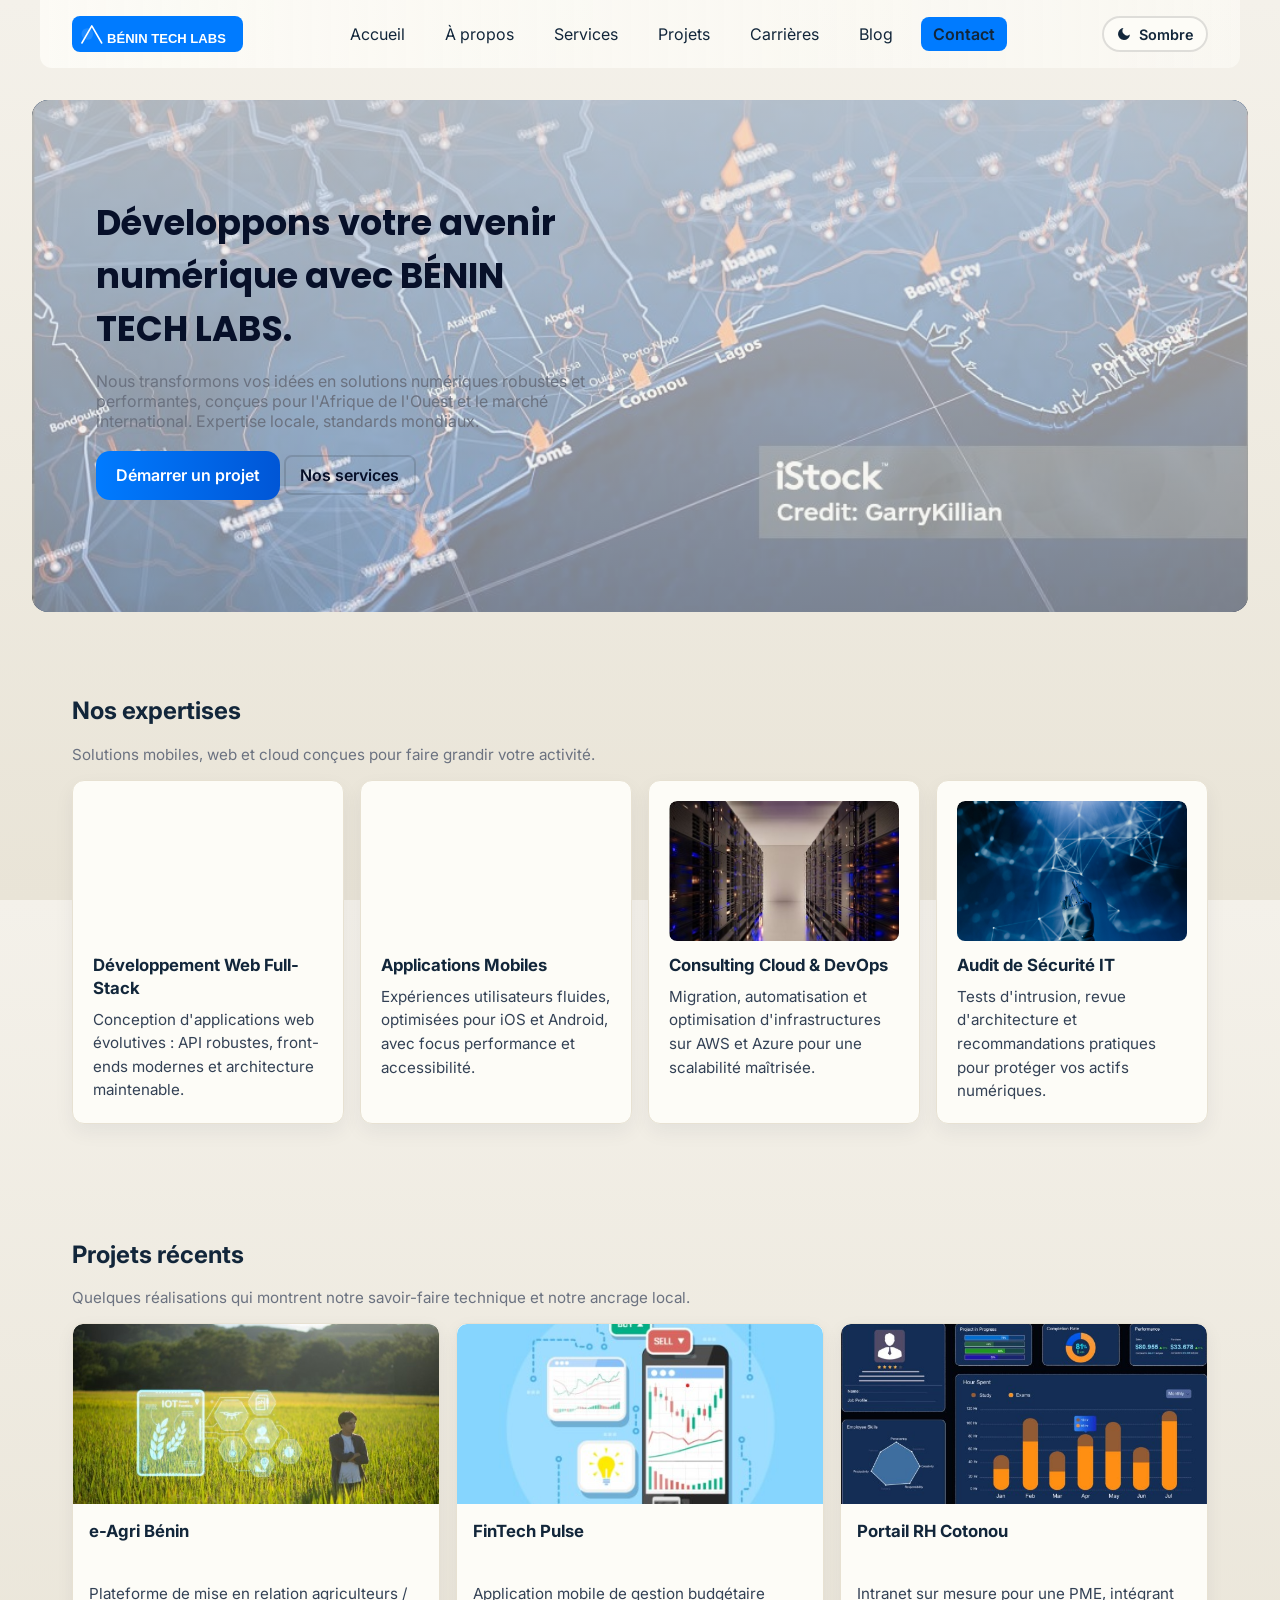
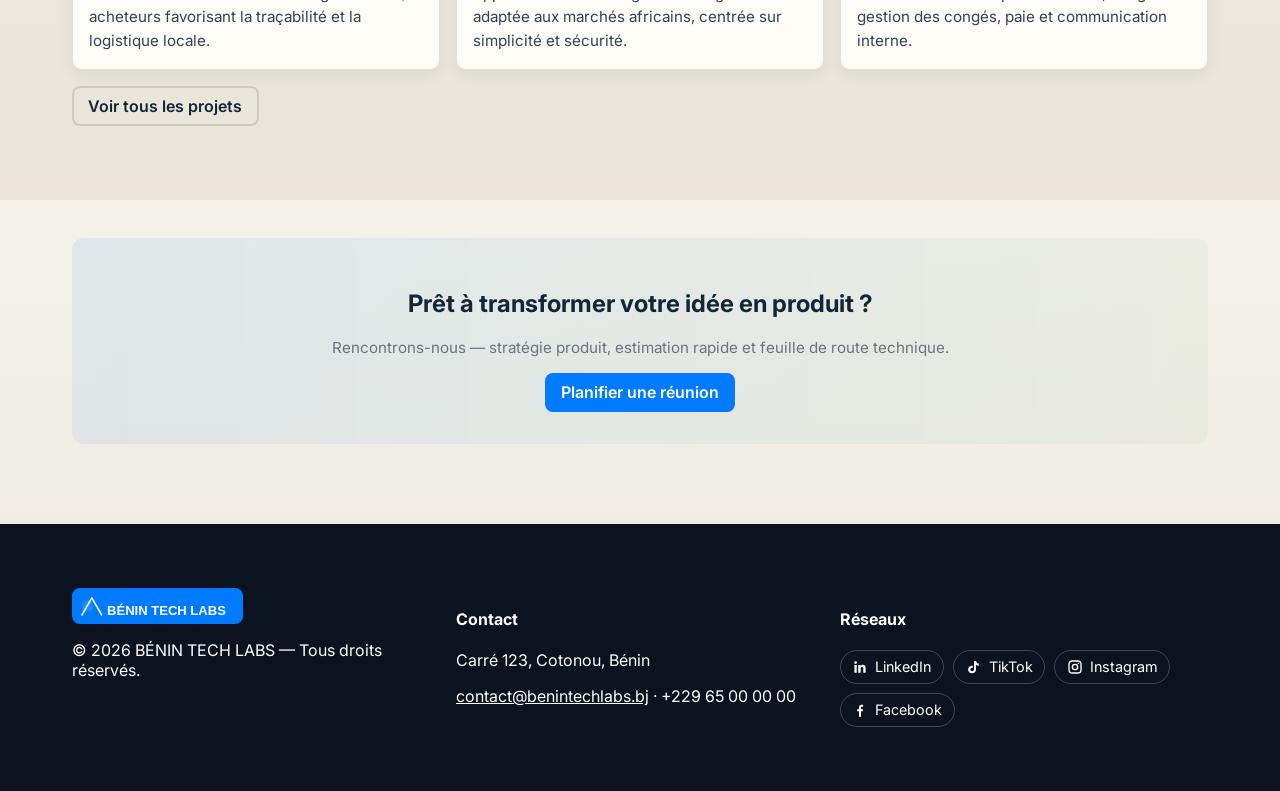
<file: index.html>
<!doctype html>
<html lang="fr">
  <head>
    <meta charset="utf-8" />
    <meta name="viewport" content="width=device-width,initial-scale=1" />
    <title>BÉNIN TECH LABS — L'innovation numérique au cœur de l'Afrique</title>
    <meta
      name="description"
      content="BÉNIN TECH LABS — Cabinet de consulting IT et développement logiciel sur mesure. Solutions web, mobile et cloud pour l'Afrique de l'Ouest."
    />
    <link rel="icon" href="assets/favicon.svg" type="image/svg+xml" />
    <meta name="theme-color" content="#007bff" />
  <meta property="og:title" content="BÉNIN TECH LABS — L'innovation numérique au cœur de l'Afrique">
  <meta property="og:description" content="BÉNIN TECH LABS — Cabinet de consulting IT et développement logiciel sur mesure. Solutions web, mobile et cloud pour l'Afrique de l'Ouest.">
  <meta property="og:type" content="website">
  <meta property="og:locale" content="fr_FR">
  <meta property="og:site_name" content="BÉNIN TECH LABS">
  <meta property="og:image" content="assets/images/hero-bg.jpg">
  <meta name="twitter:card" content="summary_large_image">
  <meta name="twitter:title" content="BÉNIN TECH LABS — L'innovation numérique au cœur de l'Afrique">
  <meta name="twitter:description" content="BÉNIN TECH LABS — Cabinet de consulting IT et développement logiciel sur mesure. Solutions web, mobile et cloud pour l'Afrique de l'Ouest.">
    <link rel="preconnect" href="https://fonts.googleapis.com" />
    <link rel="preconnect" href="https://fonts.gstatic.com" crossorigin />
    <link
      href="https://fonts.googleapis.com/css2?family=Inter:wght@300;400;600;700&family=Poppins:wght@600;700&display=swap"
      rel="stylesheet"
    />
    <link rel="stylesheet" href="styles.css" />
    <style>
      /* Spécifique à la page : image de fond hero (met ton fichier hero-bg.jpg dans assets/images/) */
      .hero {
        background-image: url("assets/images/hero-bg.jpg");
      }
    </style>
    <script>
    /* Anti-flash thème sombre : posé avant le rendu, main.js prend le relais ensuite */
    (function () {
      try {
        var s = localStorage.getItem("theme");
        if (s === "light" || s === "dark") {
          document.documentElement.setAttribute("data-theme", s);
        } else if (window.matchMedia && window.matchMedia("(prefers-color-scheme: dark)").matches) {
          document.documentElement.setAttribute("data-theme", "dark");
        }
      } catch (e) {}
    })();
  </script>
</head>
  <body>
  <a class="skip-link" href="#main">Aller au contenu principal</a>
    <header class="nav--wrap">
      <nav
        class="nav container"
        role="navigation"
        aria-label="Navigation principale"
      >
        <a class="brand" href="index.html">
          <img src="assets/logo.svg" alt="Logo BÉNIN TECH LABS" class="logo" />
        </a>
        <button
          class="nav-toggle"
          aria-label="Ouvrir le menu"
          aria-expanded="false"
        >
          <span></span>
          <span></span>
          <span></span>
        </button>
        <ul class="nav-links" role="menubar" aria-label="Menu principal">
          <li><a href="index.html">Accueil</a></li>
          <li><a href="about.html">À propos</a></li>
          <li><a href="services.html">Services</a></li>
          <li><a href="projects.html">Projets</a></li>
          <li><a href="careers.html">Carrières</a></li>
          <li><a href="blog.html">Blog</a></li>
          <li><a href="contact.html" class="btn btn-primary">Contact</a></li>
        </ul>
        <button class="theme-toggle" type="button" aria-pressed="false" aria-label="Passer au thème sombre">
          <svg class="icon-moon" viewBox="0 0 24 24" fill="currentColor" aria-hidden="true"><path d="M21 12.8A9 9 0 1 1 11.2 3a7 7 0 0 0 9.8 9.8z"/></svg>
          <svg class="icon-sun" viewBox="0 0 24 24" fill="none" stroke="currentColor" stroke-width="2" aria-hidden="true"><circle cx="12" cy="12" r="4"/><path d="M12 2v2M12 20v2M4.9 4.9l1.4 1.4M17.7 17.7l1.4 1.4M2 12h2M20 12h2M4.9 19.1l1.4-1.4M17.7 6.3l1.4-1.4"/></svg>
          <span class="theme-label">Sombre</span>
        </button>
      </nav>
    </header>

    <main id="main">
      <section class="hero" aria-labelledby="hero-title">
        <div class="hero-content container">
          <h1 id="hero-title">
            Développons votre avenir numérique avec BÉNIN TECH LABS.
          </h1>
          <p class="lead">
            Nous transformons vos idées en solutions numériques robustes et
            performantes, conçues pour l'Afrique de l'Ouest et le marché
            international. Expertise locale, standards mondiaux.
          </p>
          <p>
            <a href="contact.html" class="btn btn-cta">Démarrer un projet</a>
            <a href="#services" class="btn btn-outline">Nos services</a>
          </p>
        </div>
        <!-- visuel complémentaire à droite (facultatif) -->
      </section>

      <section
        id="services"
        class="services container"
        aria-labelledby="services-title"
      >
        <header class="section-header">
          <h2 id="services-title">Nos expertises</h2>
          <p class="kv">
            Solutions mobiles, web et cloud conçues pour faire grandir votre
            activité.
          </p>
        </header>
        <div class="cards" role="list">
          <article class="card" role="listitem">
            <div class="card-media">
              <img loading="lazy" decoding="async"
                src="assets/images/service-web.jpg"
                alt="Service Développement Web"
              />
            </div>
            <h3>Développement Web Full-Stack</h3>
            <p>
              Conception d'applications web évolutives : API robustes,
              front-ends modernes et architecture maintenable.
            </p>
          </article>

          <article class="card" role="listitem">
            <div class="card-media">
              <img loading="lazy" decoding="async"
                src="assets/images/service-mobile.jpg"
                alt="Service Applications Mobiles"
              />
            </div>
            <h3>Applications Mobiles</h3>
            <p>
              Expériences utilisateurs fluides, optimisées pour iOS et Android,
              avec focus performance et accessibilité.
            </p>
          </article>

          <article class="card" role="listitem">
            <div class="card-media">
              <img loading="lazy" decoding="async"
                src="assets/images/service-cloud.jpg"
                alt="Service Cloud & DevOps"
              />
            </div>
            <h3>Consulting Cloud & DevOps</h3>
            <p>
              Migration, automatisation et optimisation d'infrastructures sur
              AWS et Azure pour une scalabilité maîtrisée.
            </p>
          </article>

          <article class="card" role="listitem">
            <div class="card-media">
              <img loading="lazy" decoding="async"
                src="assets/images/service-security.jpg"
                alt="Service Audit Sécurité"
              />
            </div>
            <h3>Audit de Sécurité IT</h3>
            <p>
              Tests d'intrusion, revue d'architecture et recommandations
              pratiques pour protéger vos actifs numériques.
            </p>
          </article>
        </div>
      </section>

      <section
        class="projects container"
        aria-labelledby="projects-title"
        style="margin-top: 2rem"
      >
        <header class="section-header">
          <h2 id="projects-title">Projets récents</h2>
          <p class="kv">
            Quelques réalisations qui montrent notre savoir-faire technique et
            notre ancrage local.
          </p>
        </header>

        <div class="masonry" role="list">
          <article class="project" role="listitem">
            <img loading="lazy" decoding="async"
              src="assets/images/project-eagri.jpg"
              alt="e-Agri Bénin — projet"
            />
            <div class="project-body">
              <h3>e-Agri Bénin</h3>
              <p>
                Plateforme de mise en relation agriculteurs / acheteurs
                favorisant la traçabilité et la logistique locale.
              </p>
            </div>
          </article>

          <article class="project" role="listitem">
            <img loading="lazy" decoding="async"
              src="assets/images/project-fintech.jpg"
              alt="FinTech Pulse — projet"
            />
            <div class="project-body">
              <h3>FinTech Pulse</h3>
              <p>
                Application mobile de gestion budgétaire adaptée aux marchés
                africains, centrée sur simplicité et sécurité.
              </p>
            </div>
          </article>

          <article class="project" role="listitem">
            <img loading="lazy" decoding="async"
              src="assets/images/project-hr.jpg"
              alt="Portail RH Cotonou — projet"
            />
            <div class="project-body">
              <h3>Portail RH Cotonou</h3>
              <p>
                Intranet sur mesure pour une PME, intégrant gestion des congés,
                paie et communication interne.
              </p>
            </div>
          </article>
        </div>

        <p class="center" style="margin-top: 1rem">
          <a href="projects.html" class="btn btn-outline"
            >Voir tous les projets</a
          >
        </p>
      </section>

      <section class="cta container" style="margin-top: 2rem">
        <div class="cta-card">
          <h2>Prêt à transformer votre idée en produit ?</h2>
          <p class="kv">
            Rencontrons-nous — stratégie produit, estimation rapide et feuille
            de route technique.
          </p>
          <a href="contact.html" class="btn btn-primary"
            >Planifier une réunion</a
          >
        </div>
      </section>
    </main>

    <footer class="site-footer" role="contentinfo">
      <div class="container footer-grid">
        <div>
          <img
            src="assets/logo.svg"
            alt="BÉNIN TECH LABS logo small"
            style="height: 36px"
          />
          <p>© 2026 BÉNIN TECH LABS — Tous droits réservés.</p>
        </div>
        <div>
          <h4>Contact</h4>
          <p>Carré 123, Cotonou, Bénin</p>
          <p>
            <a href="mailto:contact@benintechlabs.bj"
              >contact@benintechlabs.bj</a
            >
            · +229 65 00 00 00
          </p>
        </div>
        <div>
          <h4>Réseaux</h4>
          <ul class="social">
            <li><a href="https://www.linkedin.com" target="_blank" rel="noopener" aria-label="LinkedIn"><svg viewBox="0 0 24 24" fill="currentColor" aria-hidden="true"><path d="M20.45 20.45h-3.55v-5.57c0-1.33-.03-3.04-1.85-3.04-1.86 0-2.14 1.45-2.14 2.94v5.67H9.35V9h3.41v1.56h.05c.47-.9 1.63-1.85 3.36-1.85 3.6 0 4.27 2.37 4.27 5.46v6.28zM5.34 7.43a2.06 2.06 0 1 1 0-4.12 2.06 2.06 0 0 1 0 4.12zM7.12 20.45H3.56V9h3.56v11.45z"/></svg>LinkedIn</a></li>
            <li><a href="https://www.tiktok.com" target="_blank" rel="noopener" aria-label="TikTok"><svg viewBox="0 0 24 24" fill="currentColor" aria-hidden="true"><path d="M16.5 3c.4 2.3 1.9 3.8 4.2 3.9v3.1c-1.6 0-3-.5-4.2-1.3v6.6c0 3.9-2.6 6.2-6 6.2-3.3 0-5.8-2.4-5.8-5.7 0-3.2 2.6-5.6 6-5.6.3 0 .7 0 1 .1v3.2c-.3-.1-.7-.2-1-.2-1.5 0-2.7 1.2-2.7 2.6 0 1.5 1.2 2.6 2.7 2.6 1.6 0 2.8-1.2 2.8-3V3h3z"/></svg>TikTok</a></li>
            <li><a href="https://www.instagram.com" target="_blank" rel="noopener" aria-label="Instagram"><svg viewBox="0 0 24 24" fill="none" stroke="currentColor" stroke-width="2" aria-hidden="true"><rect x="3" y="3" width="18" height="18" rx="5"/><circle cx="12" cy="12" r="4"/><circle cx="17.2" cy="6.8" r="1.2" fill="currentColor" stroke="none"/></svg>Instagram</a></li>
            <li><a href="https://www.facebook.com" target="_blank" rel="noopener" aria-label="Facebook"><svg viewBox="0 0 24 24" fill="currentColor" aria-hidden="true"><path d="M13.5 22v-8h2.7l.4-3.2h-3.1V8.7c0-.9.3-1.6 1.7-1.6h1.5V4.2c-.3 0-1.2-.1-2.3-.1-2.3 0-3.9 1.4-3.9 4v2.7H7.8V14h2.7v8h3z"/></svg>Facebook</a></li>
          </ul>
        </div>
      </div>
    </footer>
    <script src="main.js" defer></script>
  </body>
</html>
</file>
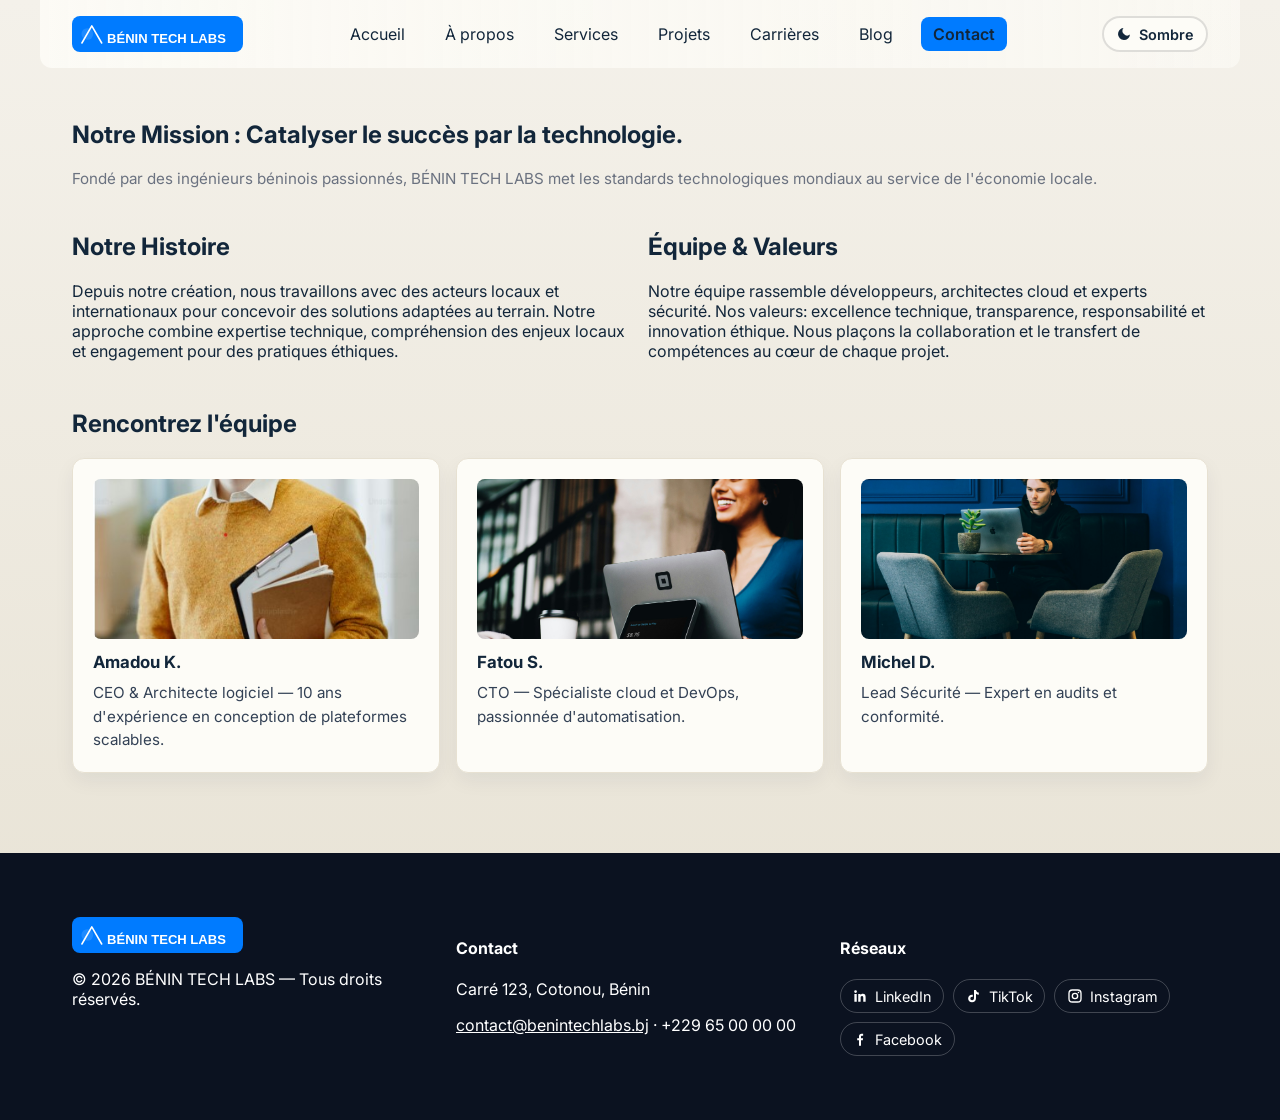
<file: about.html>
<!doctype html>
<html lang="fr">
<head>
  <meta charset="utf-8">
  <meta name="viewport" content="width=device-width,initial-scale=1">
  <title>À propos — BÉNIN TECH LABS</title>
  <meta name="description" content="Notre mission: catalyser le succès par la technologie. Découvrez l'histoire et les valeurs de BÉNIN TECH LABS.">
  <link rel="icon" href="assets/favicon.svg" type="image/svg+xml">
  <meta name="theme-color" content="#007bff">
  <meta property="og:title" content="À propos — BÉNIN TECH LABS">
  <meta property="og:description" content="Notre mission: catalyser le succès par la technologie. Découvrez l'histoire et les valeurs de BÉNIN TECH LABS.">
  <meta property="og:type" content="website">
  <meta property="og:locale" content="fr_FR">
  <meta property="og:site_name" content="BÉNIN TECH LABS">
  <meta property="og:image" content="assets/images/hero-bg.jpg">
  <meta name="twitter:card" content="summary_large_image">
  <meta name="twitter:title" content="À propos — BÉNIN TECH LABS">
  <meta name="twitter:description" content="Notre mission: catalyser le succès par la technologie. Découvrez l'histoire et les valeurs de BÉNIN TECH LABS.">
  <link rel="preconnect" href="https://fonts.googleapis.com">
  <link rel="preconnect" href="https://fonts.gstatic.com" crossorigin>
  <link href="https://fonts.googleapis.com/css2?family=Inter:wght@300;400;600;700&family=Poppins:wght@600;700&display=swap" rel="stylesheet">
  <link rel="stylesheet" href="styles.css">
  <script>
    /* Anti-flash thème sombre : posé avant le rendu, main.js prend le relais ensuite */
    (function () {
      try {
        var s = localStorage.getItem("theme");
        if (s === "light" || s === "dark") {
          document.documentElement.setAttribute("data-theme", s);
        } else if (window.matchMedia && window.matchMedia("(prefers-color-scheme: dark)").matches) {
          document.documentElement.setAttribute("data-theme", "dark");
        }
      } catch (e) {}
    })();
  </script>
</head>
<body>
  <a class="skip-link" href="#main">Aller au contenu principal</a>
  <header class="nav--wrap">
    <nav class="nav container" role="navigation" aria-label="Navigation principale">
      <a class="brand" href="index.html"><img src="assets/logo.svg" alt="Logo BÉNIN TECH LABS" class="logo"></a>
      <button
        class="nav-toggle"
        aria-label="Ouvrir le menu"
        aria-expanded="false"
      >
        <span></span>
        <span></span>
        <span></span>
      </button>
      <ul class="nav-links" role="menubar" aria-label="Menu principal">
        <li><a href="index.html">Accueil</a></li>
        <li><a href="about.html" aria-current="page">À propos</a></li>
        <li><a href="services.html">Services</a></li>
        <li><a href="projects.html">Projets</a></li>
        <li><a href="careers.html">Carrières</a></li>
        <li><a href="blog.html">Blog</a></li>
        <li><a href="contact.html" class="btn btn-primary">Contact</a></li>
      </ul>
      <button class="theme-toggle" type="button" aria-pressed="false" aria-label="Passer au thème sombre">
        <svg class="icon-moon" viewBox="0 0 24 24" fill="currentColor" aria-hidden="true"><path d="M21 12.8A9 9 0 1 1 11.2 3a7 7 0 0 0 9.8 9.8z"/></svg>
        <svg class="icon-sun" viewBox="0 0 24 24" fill="none" stroke="currentColor" stroke-width="2" aria-hidden="true"><circle cx="12" cy="12" r="4"/><path d="M12 2v2M12 20v2M4.9 4.9l1.4 1.4M17.7 17.7l1.4 1.4M2 12h2M20 12h2M4.9 19.1l1.4-1.4M17.7 6.3l1.4-1.4"/></svg>
        <span class="theme-label">Sombre</span>
      </button>
    </nav>
  </header>

  <main id="main" class="container">
    <section class="about-hero">
      <h1>Notre Mission : Catalyser le succès par la technologie.</h1>
      <p class="kv">Fondé par des ingénieurs béninois passionnés, BÉNIN TECH LABS met les standards technologiques mondiaux au service de l'économie locale.</p>
    </section>

    <section class="values" style="margin-top:1.5rem">
      <div class="about-grid">
        <div>
          <h2>Notre Histoire</h2>
          <p>Depuis notre création, nous travaillons avec des acteurs locaux et internationaux pour concevoir des solutions adaptées au terrain. Notre approche combine expertise technique, compréhension des enjeux locaux et engagement pour des pratiques éthiques.</p>
        </div>
        <div>
          <h2>Équipe & Valeurs</h2>
          <p>Notre équipe rassemble développeurs, architectes cloud et experts sécurité. Nos valeurs: excellence technique, transparence, responsabilité et innovation éthique. Nous plaçons la collaboration et le transfert de compétences au cœur de chaque projet.</p>
        </div>
      </div>
    </section>

    <section class="team" style="margin-top:2rem">
      <h2>Rencontrez l'équipe</h2>
      <div class="cards" style="margin-top:1rem">
        <article class="card team-card">
          <img src="assets/images/team1.jpg" alt="Amadou K. — CEO" loading="lazy" decoding="async">
          <h3>Amadou K.</h3>
          <p>CEO & Architecte logiciel — 10 ans d'expérience en conception de plateformes scalables.</p>
        </article>

        <article class="card team-card">
          <img src="assets/images/team2.jpg" alt="Fatou S. — CTO" loading="lazy" decoding="async">
          <h3>Fatou S.</h3>
          <p>CTO — Spécialiste cloud et DevOps, passionnée d'automatisation.</p>
        </article>

        <article class="card team-card">
          <img src="assets/images/team3.jpg" alt="Michel D. — Lead Sécurité" loading="lazy" decoding="async">
          <h3>Michel D.</h3>
          <p>Lead Sécurité — Expert en audits et conformité.</p>
        </article>
      </div>
    </section>
  </main>

  <footer class="site-footer">
    <div class="container footer-grid">
      <div>
        <img src="assets/logo.svg" alt="BÉNIN TECH LABS logo small" style="height:36px">
        <p>© 2026 BÉNIN TECH LABS — Tous droits réservés.</p>
      </div>
      <div>
        <h4>Contact</h4>
        <p>Carré 123, Cotonou, Bénin</p>
        <p><a href="mailto:contact@benintechlabs.bj">contact@benintechlabs.bj</a> · +229 65 00 00 00</p>
      </div>
      <div>
        <h4>Réseaux</h4>
        <ul class="social">
            <li><a href="https://www.linkedin.com" target="_blank" rel="noopener" aria-label="LinkedIn"><svg viewBox="0 0 24 24" fill="currentColor" aria-hidden="true"><path d="M20.45 20.45h-3.55v-5.57c0-1.33-.03-3.04-1.85-3.04-1.86 0-2.14 1.45-2.14 2.94v5.67H9.35V9h3.41v1.56h.05c.47-.9 1.63-1.85 3.36-1.85 3.6 0 4.27 2.37 4.27 5.46v6.28zM5.34 7.43a2.06 2.06 0 1 1 0-4.12 2.06 2.06 0 0 1 0 4.12zM7.12 20.45H3.56V9h3.56v11.45z"/></svg>LinkedIn</a></li>
            <li><a href="https://www.tiktok.com" target="_blank" rel="noopener" aria-label="TikTok"><svg viewBox="0 0 24 24" fill="currentColor" aria-hidden="true"><path d="M16.5 3c.4 2.3 1.9 3.8 4.2 3.9v3.1c-1.6 0-3-.5-4.2-1.3v6.6c0 3.9-2.6 6.2-6 6.2-3.3 0-5.8-2.4-5.8-5.7 0-3.2 2.6-5.6 6-5.6.3 0 .7 0 1 .1v3.2c-.3-.1-.7-.2-1-.2-1.5 0-2.7 1.2-2.7 2.6 0 1.5 1.2 2.6 2.7 2.6 1.6 0 2.8-1.2 2.8-3V3h3z"/></svg>TikTok</a></li>
            <li><a href="https://www.instagram.com" target="_blank" rel="noopener" aria-label="Instagram"><svg viewBox="0 0 24 24" fill="none" stroke="currentColor" stroke-width="2" aria-hidden="true"><rect x="3" y="3" width="18" height="18" rx="5"/><circle cx="12" cy="12" r="4"/><circle cx="17.2" cy="6.8" r="1.2" fill="currentColor" stroke="none"/></svg>Instagram</a></li>
            <li><a href="https://www.facebook.com" target="_blank" rel="noopener" aria-label="Facebook"><svg viewBox="0 0 24 24" fill="currentColor" aria-hidden="true"><path d="M13.5 22v-8h2.7l.4-3.2h-3.1V8.7c0-.9.3-1.6 1.7-1.6h1.5V4.2c-.3 0-1.2-.1-2.3-.1-2.3 0-3.9 1.4-3.9 4v2.7H7.8V14h2.7v8h3z"/></svg>Facebook</a></li>
          </ul>
      </div>
    </div>
  </footer>
    <script src="main.js" defer></script>
</body>
</html>
</file>
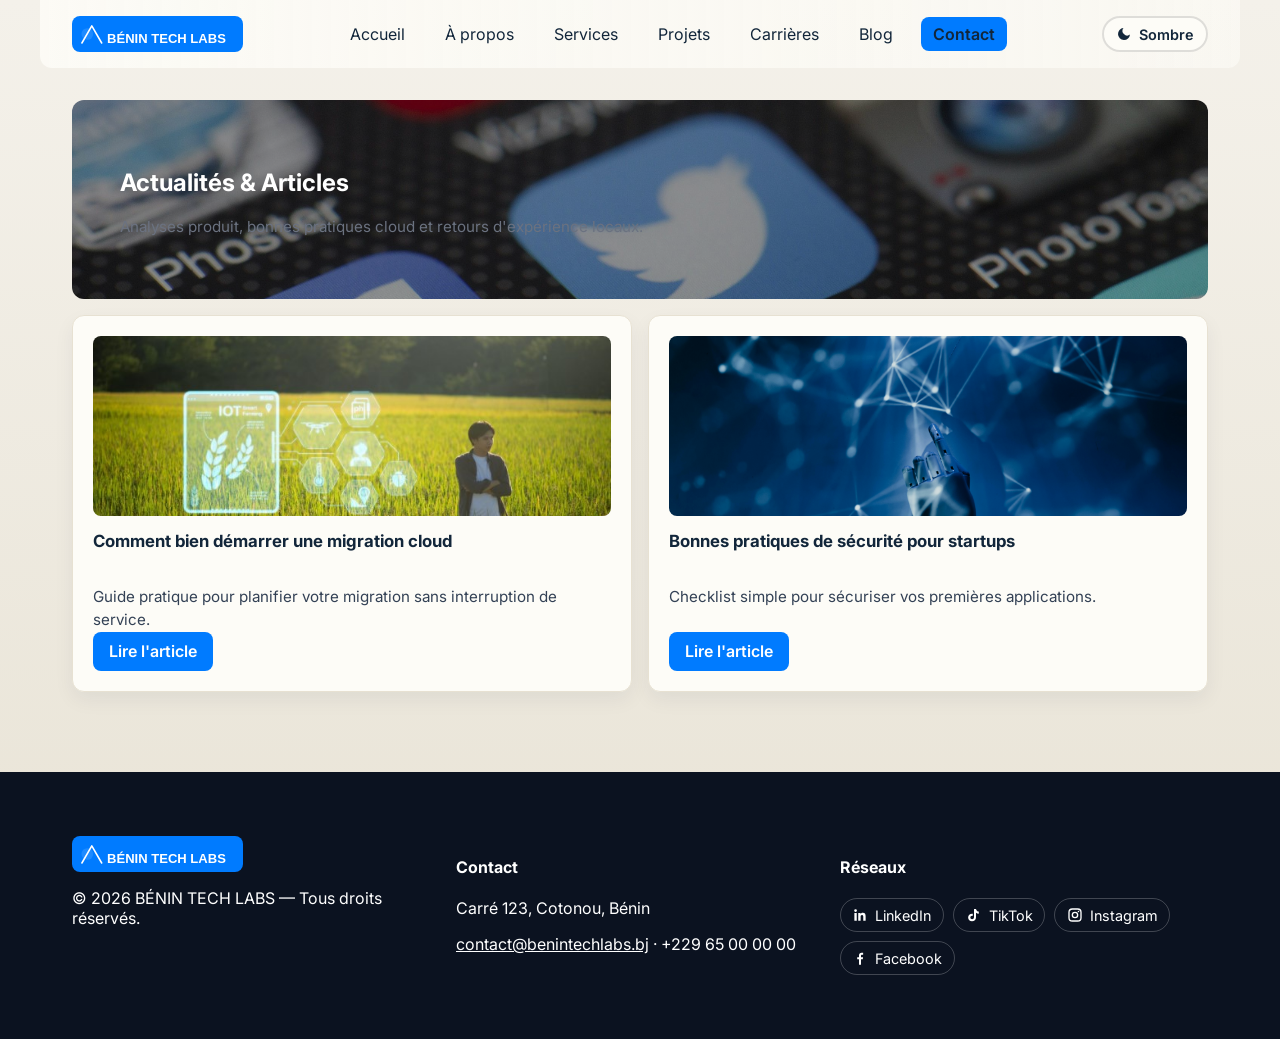
<file: blog.html>
<!doctype html>
<html lang="fr">
<head>
  <meta charset="utf-8">
  <meta name="viewport" content="width=device-width,initial-scale=1">
  <title>Blog — BÉNIN TECH LABS</title>
  <meta name="description" content="Actualités et articles techniques de BÉNIN TECH LABS.">
  <link rel="icon" href="assets/favicon.svg" type="image/svg+xml">
  <meta name="theme-color" content="#007bff">
  <meta property="og:title" content="Blog — BÉNIN TECH LABS">
  <meta property="og:description" content="Actualités et articles techniques de BÉNIN TECH LABS.">
  <meta property="og:type" content="website">
  <meta property="og:locale" content="fr_FR">
  <meta property="og:site_name" content="BÉNIN TECH LABS">
  <meta property="og:image" content="assets/images/hero-bg.jpg">
  <meta name="twitter:card" content="summary_large_image">
  <meta name="twitter:title" content="Blog — BÉNIN TECH LABS">
  <meta name="twitter:description" content="Actualités et articles techniques de BÉNIN TECH LABS.">
  <link rel="preconnect" href="https://fonts.googleapis.com">
  <link rel="preconnect" href="https://fonts.gstatic.com" crossorigin>
  <link href="https://fonts.googleapis.com/css2?family=Inter:wght@300;400;600;700&family=Poppins:wght@600;700&display=swap" rel="stylesheet">
  <link rel="stylesheet" href="styles.css">
  <style>
    /* Fond hero spécifique blog */
    .projects-hero, .blog-hero{padding:3rem;border-radius:12px;color:#fff;background-size:cover;background-position:center}
    .blog-hero{background-image:url('assets/images/blog-bg.jpg');background-blend-mode:multiply; background-color: rgba(0,0,0,0.35)}
  </style>
  <script>
    /* Anti-flash thème sombre : posé avant le rendu, main.js prend le relais ensuite */
    (function () {
      try {
        var s = localStorage.getItem("theme");
        if (s === "light" || s === "dark") {
          document.documentElement.setAttribute("data-theme", s);
        } else if (window.matchMedia && window.matchMedia("(prefers-color-scheme: dark)").matches) {
          document.documentElement.setAttribute("data-theme", "dark");
        }
      } catch (e) {}
    })();
  </script>
</head>
<body>
  <a class="skip-link" href="#main">Aller au contenu principal</a>
  <header class="nav--wrap">
    <nav class="nav container" role="navigation" aria-label="Navigation principale">
      <a class="brand" href="index.html"><img src="assets/logo.svg" alt="Logo BÉNIN TECH LABS" class="logo"></a>
      <button
        class="nav-toggle"
        aria-label="Ouvrir le menu"
        aria-expanded="false"
      >
        <span></span>
        <span></span>
        <span></span>
      </button>
      <ul class="nav-links" role="menubar" aria-label="Menu principal">
        <li><a href="index.html">Accueil</a></li>
        <li><a href="about.html">À propos</a></li>
        <li><a href="services.html">Services</a></li>
        <li><a href="projects.html">Projets</a></li>
        <li><a href="careers.html">Carrières</a></li>
        <li><a href="blog.html" aria-current="page">Blog</a></li>
        <li><a href="contact.html" class="btn btn-primary">Contact</a></li>
      </ul>
      <button class="theme-toggle" type="button" aria-pressed="false" aria-label="Passer au thème sombre">
        <svg class="icon-moon" viewBox="0 0 24 24" fill="currentColor" aria-hidden="true"><path d="M21 12.8A9 9 0 1 1 11.2 3a7 7 0 0 0 9.8 9.8z"/></svg>
        <svg class="icon-sun" viewBox="0 0 24 24" fill="none" stroke="currentColor" stroke-width="2" aria-hidden="true"><circle cx="12" cy="12" r="4"/><path d="M12 2v2M12 20v2M4.9 4.9l1.4 1.4M17.7 17.7l1.4 1.4M2 12h2M20 12h2M4.9 19.1l1.4-1.4M17.7 6.3l1.4-1.4"/></svg>
        <span class="theme-label">Sombre</span>
      </button>
    </nav>
  </header>

  <main id="main" class="container">
    <section class="blog-hero">
      <h1>Actualités & Articles</h1>
      <p class="kv">Analyses produit, bonnes pratiques cloud et retours d'expérience locaux.</p>
    </section>

    <section class="posts-grid">
      <article class="post card">
        <img src="assets/images/project-eagri.jpg" alt="Article: migration cloud" loading="lazy" decoding="async">
        <h3>Comment bien démarrer une migration cloud</h3>
        <p>Guide pratique pour planifier votre migration sans interruption de service.</p>
        <a href="https://aws.amazon.com/fr/migration/" target="_blank" rel="noopener" class="btn btn-primary" aria-label="Lire le guide AWS : bien démarrer une migration cloud (lien externe)">Lire l'article</a>
      </article>

      <article class="post card">
        <img src="assets/images/service-security.jpg" alt="Article: sécurité pour startups" loading="lazy" decoding="async">
        <h3>Bonnes pratiques de sécurité pour startups</h3>
        <p>Checklist simple pour sécuriser vos premières applications.</p>
        <a href="https://owasp.org/www-project-top-ten/" target="_blank" rel="noopener" class="btn btn-primary" aria-label="Lire le référentiel OWASP Top 10 : sécurité des applications (lien externe)">Lire l'article</a>
      </article>
    </section>
  </main>

  <footer class="site-footer">
    <div class="container footer-grid">
      <div>
        <img src="assets/logo.svg" alt="BÉNIN TECH LABS logo small" style="height:36px">
        <p>© 2026 BÉNIN TECH LABS — Tous droits réservés.</p>
      </div>
      <div>
        <h4>Contact</h4>
        <p>Carré 123, Cotonou, Bénin</p>
        <p><a href="mailto:contact@benintechlabs.bj">contact@benintechlabs.bj</a> · +229 65 00 00 00</p>
      </div>
      <div>
        <h4>Réseaux</h4>
        <ul class="social">
            <li><a href="https://www.linkedin.com" target="_blank" rel="noopener" aria-label="LinkedIn"><svg viewBox="0 0 24 24" fill="currentColor" aria-hidden="true"><path d="M20.45 20.45h-3.55v-5.57c0-1.33-.03-3.04-1.85-3.04-1.86 0-2.14 1.45-2.14 2.94v5.67H9.35V9h3.41v1.56h.05c.47-.9 1.63-1.85 3.36-1.85 3.6 0 4.27 2.37 4.27 5.46v6.28zM5.34 7.43a2.06 2.06 0 1 1 0-4.12 2.06 2.06 0 0 1 0 4.12zM7.12 20.45H3.56V9h3.56v11.45z"/></svg>LinkedIn</a></li>
            <li><a href="https://www.tiktok.com" target="_blank" rel="noopener" aria-label="TikTok"><svg viewBox="0 0 24 24" fill="currentColor" aria-hidden="true"><path d="M16.5 3c.4 2.3 1.9 3.8 4.2 3.9v3.1c-1.6 0-3-.5-4.2-1.3v6.6c0 3.9-2.6 6.2-6 6.2-3.3 0-5.8-2.4-5.8-5.7 0-3.2 2.6-5.6 6-5.6.3 0 .7 0 1 .1v3.2c-.3-.1-.7-.2-1-.2-1.5 0-2.7 1.2-2.7 2.6 0 1.5 1.2 2.6 2.7 2.6 1.6 0 2.8-1.2 2.8-3V3h3z"/></svg>TikTok</a></li>
            <li><a href="https://www.instagram.com" target="_blank" rel="noopener" aria-label="Instagram"><svg viewBox="0 0 24 24" fill="none" stroke="currentColor" stroke-width="2" aria-hidden="true"><rect x="3" y="3" width="18" height="18" rx="5"/><circle cx="12" cy="12" r="4"/><circle cx="17.2" cy="6.8" r="1.2" fill="currentColor" stroke="none"/></svg>Instagram</a></li>
            <li><a href="https://www.facebook.com" target="_blank" rel="noopener" aria-label="Facebook"><svg viewBox="0 0 24 24" fill="currentColor" aria-hidden="true"><path d="M13.5 22v-8h2.7l.4-3.2h-3.1V8.7c0-.9.3-1.6 1.7-1.6h1.5V4.2c-.3 0-1.2-.1-2.3-.1-2.3 0-3.9 1.4-3.9 4v2.7H7.8V14h2.7v8h3z"/></svg>Facebook</a></li>
          </ul>
      </div>
    </div>
  </footer>
    <script src="main.js" defer></script>
</body>
</html>
</file>
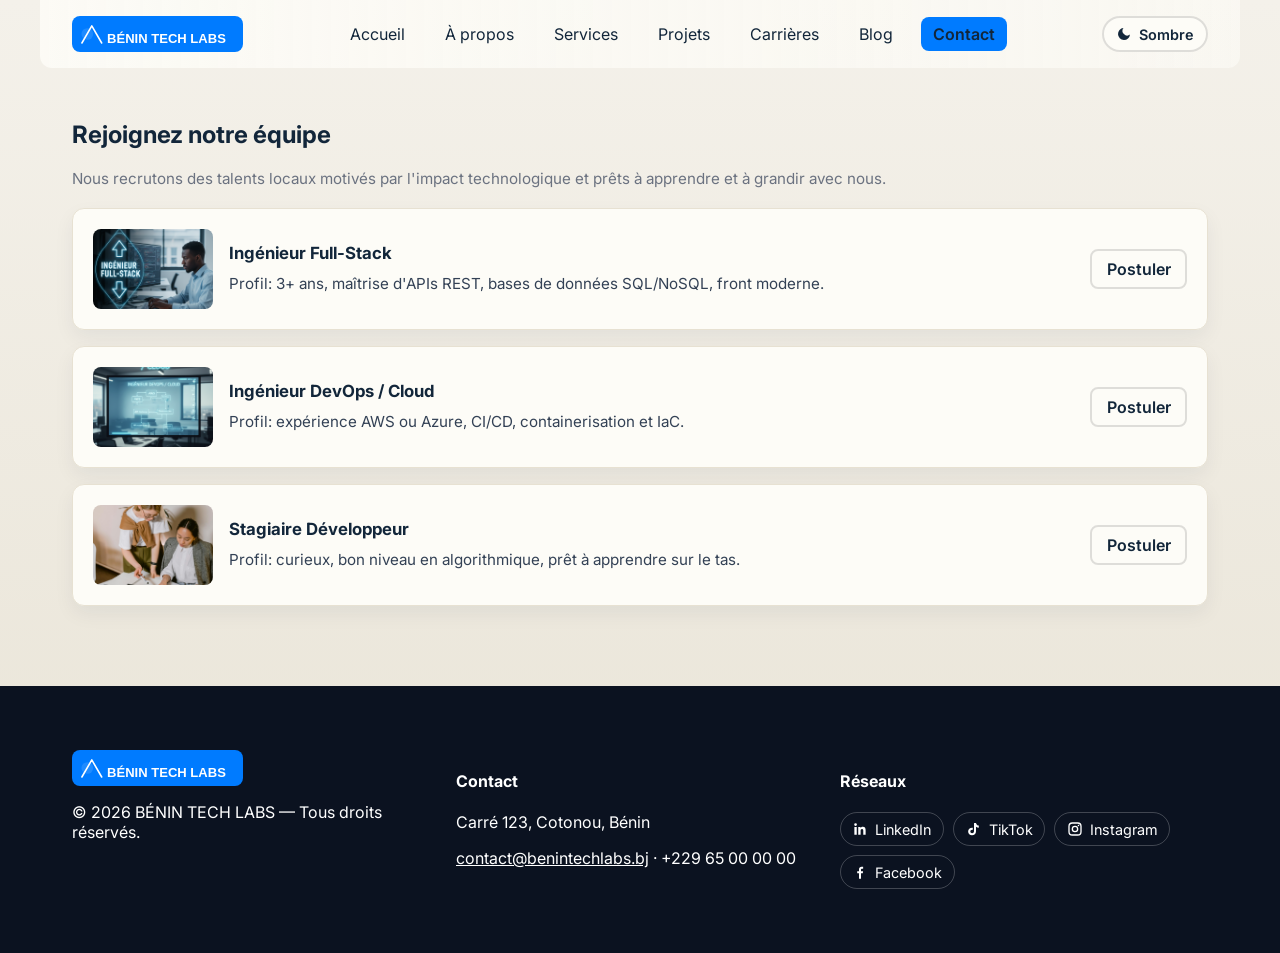
<file: careers.html>
<!doctype html>
<html lang="fr">
<head>
  <meta charset="utf-8">
  <meta name="viewport" content="width=device-width,initial-scale=1">
  <title>Carrières — BÉNIN TECH LABS</title>
  <meta name="description" content="Rejoignez BÉNIN TECH LABS. Opportunités locales en développement, cloud et sécurité.">
  <link rel="icon" href="assets/favicon.svg" type="image/svg+xml">
  <meta name="theme-color" content="#007bff">
  <meta property="og:title" content="Carrières — BÉNIN TECH LABS">
  <meta property="og:description" content="Rejoignez BÉNIN TECH LABS. Opportunités locales en développement, cloud et sécurité.">
  <meta property="og:type" content="website">
  <meta property="og:locale" content="fr_FR">
  <meta property="og:site_name" content="BÉNIN TECH LABS">
  <meta property="og:image" content="assets/images/hero-bg.jpg">
  <meta name="twitter:card" content="summary_large_image">
  <meta name="twitter:title" content="Carrières — BÉNIN TECH LABS">
  <meta name="twitter:description" content="Rejoignez BÉNIN TECH LABS. Opportunités locales en développement, cloud et sécurité.">
  <link rel="preconnect" href="https://fonts.googleapis.com">
  <link rel="preconnect" href="https://fonts.gstatic.com" crossorigin>
  <link href="https://fonts.googleapis.com/css2?family=Inter:wght@300;400;600;700&family=Poppins:wght@600;700&display=swap" rel="stylesheet">
  <link rel="stylesheet" href="styles.css">
  <script>
    /* Anti-flash thème sombre : posé avant le rendu, main.js prend le relais ensuite */
    (function () {
      try {
        var s = localStorage.getItem("theme");
        if (s === "light" || s === "dark") {
          document.documentElement.setAttribute("data-theme", s);
        } else if (window.matchMedia && window.matchMedia("(prefers-color-scheme: dark)").matches) {
          document.documentElement.setAttribute("data-theme", "dark");
        }
      } catch (e) {}
    })();
  </script>
</head>
<body>
  <a class="skip-link" href="#main">Aller au contenu principal</a>
  <header class="nav--wrap">
    <nav class="nav container" role="navigation" aria-label="Navigation principale">
      <a class="brand" href="index.html"><img src="assets/logo.svg" alt="Logo BÉNIN TECH LABS" class="logo"></a>
      <button
        class="nav-toggle"
        aria-label="Ouvrir le menu"
        aria-expanded="false"
      >
        <span></span>
        <span></span>
        <span></span>
      </button>
      <ul class="nav-links" role="menubar" aria-label="Menu principal">
        <li><a href="index.html">Accueil</a></li>
        <li><a href="about.html">À propos</a></li>
        <li><a href="services.html">Services</a></li>
        <li><a href="projects.html">Projets</a></li>
        <li><a href="careers.html" aria-current="page">Carrières</a></li>
        <li><a href="blog.html">Blog</a></li>
        <li><a href="contact.html" class="btn btn-primary">Contact</a></li>
      </ul>
      <button class="theme-toggle" type="button" aria-pressed="false" aria-label="Passer au thème sombre">
        <svg class="icon-moon" viewBox="0 0 24 24" fill="currentColor" aria-hidden="true"><path d="M21 12.8A9 9 0 1 1 11.2 3a7 7 0 0 0 9.8 9.8z"/></svg>
        <svg class="icon-sun" viewBox="0 0 24 24" fill="none" stroke="currentColor" stroke-width="2" aria-hidden="true"><circle cx="12" cy="12" r="4"/><path d="M12 2v2M12 20v2M4.9 4.9l1.4 1.4M17.7 17.7l1.4 1.4M2 12h2M20 12h2M4.9 19.1l1.4-1.4M17.7 6.3l1.4-1.4"/></svg>
        <span class="theme-label">Sombre</span>
      </button>
    </nav>
  </header>

  <main id="main" class="container">
    <section class="careers-hero">
      <h1>Rejoignez notre équipe</h1>
      <p class="kv">Nous recrutons des talents locaux motivés par l'impact technologique et prêts à apprendre et à grandir avec nous.</p>
    </section>

    <section class="openings" style="margin-top:1.25rem;display:grid;gap:1rem">
      <article class="job card job-card">
        <img src="assets/images/career-fullstack.jpg" alt="Offre Ingénieur Full-Stack" loading="lazy" decoding="async">
        <div>
          <h3>Ingénieur Full-Stack</h3>
          <p>Profil: 3+ ans, maîtrise d'APIs REST, bases de données SQL/NoSQL, front moderne.</p>
        </div>
        <div class="job-cta"><a href="contact.html" class="btn btn-outline">Postuler</a></div>
      </article>

      <article class="job card job-card">
        <img src="assets/images/career-devops.jpg" alt="Offre Ingénieur DevOps / Cloud" loading="lazy" decoding="async">
        <div>
          <h3>Ingénieur DevOps / Cloud</h3>
          <p>Profil: expérience AWS ou Azure, CI/CD, containerisation et IaC.</p>
        </div>
        <div class="job-cta"><a href="contact.html" class="btn btn-outline">Postuler</a></div>
      </article>

      <article class="job card job-card">
        <img src="assets/images/career-intern.jpg" alt="Offre Stagiaire Développeur" loading="lazy" decoding="async">
        <div>
          <h3>Stagiaire Développeur</h3>
          <p>Profil: curieux, bon niveau en algorithmique, prêt à apprendre sur le tas.</p>
        </div>
        <div class="job-cta"><a href="contact.html" class="btn btn-outline">Postuler</a></div>
      </article>
    </section>
  </main>

  <footer class="site-footer">
    <div class="container footer-grid">
      <div>
        <img src="assets/logo.svg" alt="BÉNIN TECH LABS logo small" style="height:36px">
        <p>© 2026 BÉNIN TECH LABS — Tous droits réservés.</p>
      </div>
      <div>
        <h4>Contact</h4>
        <p>Carré 123, Cotonou, Bénin</p>
        <p><a href="mailto:contact@benintechlabs.bj">contact@benintechlabs.bj</a> · +229 65 00 00 00</p>
      </div>
      <div>
        <h4>Réseaux</h4>
        <ul class="social">
            <li><a href="https://www.linkedin.com" target="_blank" rel="noopener" aria-label="LinkedIn"><svg viewBox="0 0 24 24" fill="currentColor" aria-hidden="true"><path d="M20.45 20.45h-3.55v-5.57c0-1.33-.03-3.04-1.85-3.04-1.86 0-2.14 1.45-2.14 2.94v5.67H9.35V9h3.41v1.56h.05c.47-.9 1.63-1.85 3.36-1.85 3.6 0 4.27 2.37 4.27 5.46v6.28zM5.34 7.43a2.06 2.06 0 1 1 0-4.12 2.06 2.06 0 0 1 0 4.12zM7.12 20.45H3.56V9h3.56v11.45z"/></svg>LinkedIn</a></li>
            <li><a href="https://www.tiktok.com" target="_blank" rel="noopener" aria-label="TikTok"><svg viewBox="0 0 24 24" fill="currentColor" aria-hidden="true"><path d="M16.5 3c.4 2.3 1.9 3.8 4.2 3.9v3.1c-1.6 0-3-.5-4.2-1.3v6.6c0 3.9-2.6 6.2-6 6.2-3.3 0-5.8-2.4-5.8-5.7 0-3.2 2.6-5.6 6-5.6.3 0 .7 0 1 .1v3.2c-.3-.1-.7-.2-1-.2-1.5 0-2.7 1.2-2.7 2.6 0 1.5 1.2 2.6 2.7 2.6 1.6 0 2.8-1.2 2.8-3V3h3z"/></svg>TikTok</a></li>
            <li><a href="https://www.instagram.com" target="_blank" rel="noopener" aria-label="Instagram"><svg viewBox="0 0 24 24" fill="none" stroke="currentColor" stroke-width="2" aria-hidden="true"><rect x="3" y="3" width="18" height="18" rx="5"/><circle cx="12" cy="12" r="4"/><circle cx="17.2" cy="6.8" r="1.2" fill="currentColor" stroke="none"/></svg>Instagram</a></li>
            <li><a href="https://www.facebook.com" target="_blank" rel="noopener" aria-label="Facebook"><svg viewBox="0 0 24 24" fill="currentColor" aria-hidden="true"><path d="M13.5 22v-8h2.7l.4-3.2h-3.1V8.7c0-.9.3-1.6 1.7-1.6h1.5V4.2c-.3 0-1.2-.1-2.3-.1-2.3 0-3.9 1.4-3.9 4v2.7H7.8V14h2.7v8h3z"/></svg>Facebook</a></li>
          </ul>
      </div>
    </div>
  </footer>
    <script src="main.js" defer></script>
</body>
</html>
</file>
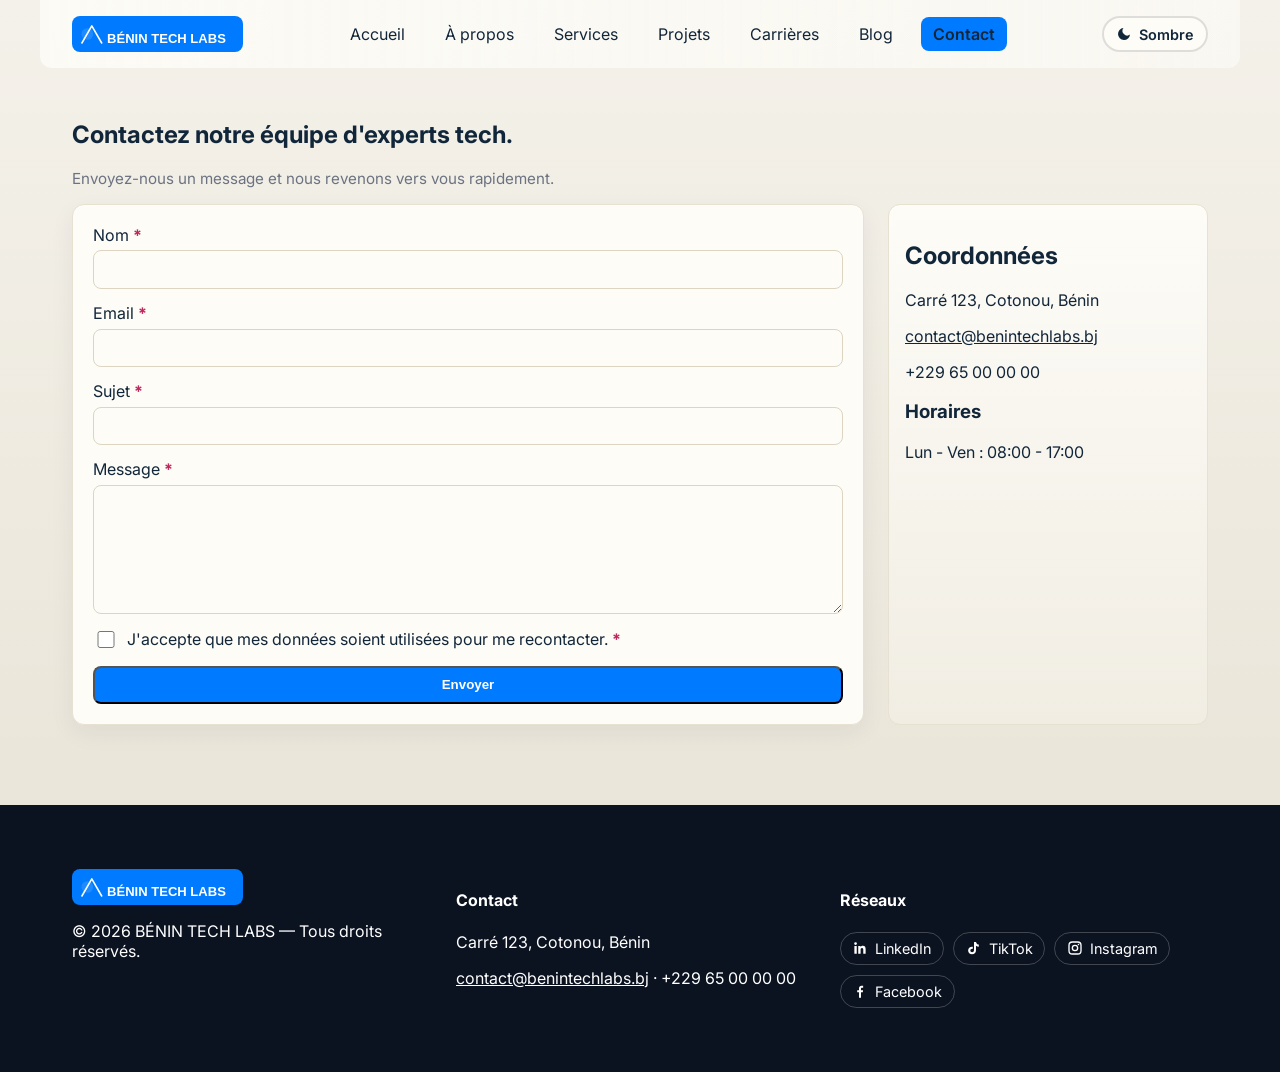
<file: contact.html>
<!doctype html>
<html lang="fr">
<head>
  <meta charset="utf-8">
  <meta name="viewport" content="width=device-width,initial-scale=1">
  <title>Contact — BÉNIN TECH LABS</title>
  <meta name="description" content="Contactez l'équipe BÉNIN TECH LABS pour discuter de votre projet.">
  <link rel="icon" href="assets/favicon.svg" type="image/svg+xml">
  <meta name="theme-color" content="#007bff">
  <meta property="og:title" content="Contact — BÉNIN TECH LABS">
  <meta property="og:description" content="Contactez l'équipe BÉNIN TECH LABS pour discuter de votre projet.">
  <meta property="og:type" content="website">
  <meta property="og:locale" content="fr_FR">
  <meta property="og:site_name" content="BÉNIN TECH LABS">
  <meta property="og:image" content="assets/images/hero-bg.jpg">
  <meta name="twitter:card" content="summary_large_image">
  <meta name="twitter:title" content="Contact — BÉNIN TECH LABS">
  <meta name="twitter:description" content="Contactez l'équipe BÉNIN TECH LABS pour discuter de votre projet.">
  <link rel="preconnect" href="https://fonts.googleapis.com">
  <link rel="preconnect" href="https://fonts.gstatic.com" crossorigin>
  <link href="https://fonts.googleapis.com/css2?family=Inter:wght@300;400;600;700&family=Poppins:wght@600;700&display=swap" rel="stylesheet">
  <link rel="stylesheet" href="styles.css">
  <script>
    /* Anti-flash thème sombre : posé avant le rendu, main.js prend le relais ensuite */
    (function () {
      try {
        var s = localStorage.getItem("theme");
        if (s === "light" || s === "dark") {
          document.documentElement.setAttribute("data-theme", s);
        } else if (window.matchMedia && window.matchMedia("(prefers-color-scheme: dark)").matches) {
          document.documentElement.setAttribute("data-theme", "dark");
        }
      } catch (e) {}
    })();
  </script>
</head>
<body>
  <a class="skip-link" href="#main">Aller au contenu principal</a>
  <header class="nav--wrap">
    <nav class="nav container" role="navigation" aria-label="Navigation principale">
      <a class="brand" href="index.html"><img src="assets/logo.svg" alt="Logo BÉNIN TECH LABS" class="logo"></a>
      <button
        class="nav-toggle"
        aria-label="Ouvrir le menu"
        aria-expanded="false"
      >
        <span></span>
        <span></span>
        <span></span>
      </button>
      <ul class="nav-links" role="menubar" aria-label="Menu principal">
        <li><a href="index.html">Accueil</a></li>
        <li><a href="about.html">À propos</a></li>
        <li><a href="services.html">Services</a></li>
        <li><a href="projects.html">Projets</a></li>
        <li><a href="careers.html">Carrières</a></li>
        <li><a href="blog.html">Blog</a></li>
        <li><a href="contact.html" aria-current="page" class="btn btn-primary">Contact</a></li>
      </ul>
      <button class="theme-toggle" type="button" aria-pressed="false" aria-label="Passer au thème sombre">
        <svg class="icon-moon" viewBox="0 0 24 24" fill="currentColor" aria-hidden="true"><path d="M21 12.8A9 9 0 1 1 11.2 3a7 7 0 0 0 9.8 9.8z"/></svg>
        <svg class="icon-sun" viewBox="0 0 24 24" fill="none" stroke="currentColor" stroke-width="2" aria-hidden="true"><circle cx="12" cy="12" r="4"/><path d="M12 2v2M12 20v2M4.9 4.9l1.4 1.4M17.7 17.7l1.4 1.4M2 12h2M20 12h2M4.9 19.1l1.4-1.4M17.7 6.3l1.4-1.4"/></svg>
        <span class="theme-label">Sombre</span>
      </button>
    </nav>
  </header>

  <main id="main" class="container contact-page">
    <section>
      <h1>Contactez notre équipe d'experts tech.</h1>
      <p class="kv">Envoyez-nous un message et nous revenons vers vous rapidement.</p>
    </section>

    <section class="contact-grid">
      <form id="contactForm" class="contact-form" action="#" method="post" novalidate>
        <div class="field">
          <label for="name">Nom <span class="required-star" aria-hidden="true">*</span></label>
          <input id="name" name="name" type="text" required aria-required="true" autocomplete="name" minlength="2" maxlength="80" aria-describedby="name-error">
          <p class="field-error" id="name-error" hidden></p>
        </div>

        <div class="field">
          <label for="email">Email <span class="required-star" aria-hidden="true">*</span></label>
          <input id="email" name="email" type="email" required aria-required="true" autocomplete="email" inputmode="email" maxlength="120" aria-describedby="email-error">
          <p class="field-error" id="email-error" hidden></p>
        </div>

        <div class="field">
          <label for="subject">Sujet <span class="required-star" aria-hidden="true">*</span></label>
          <input id="subject" name="subject" type="text" required aria-required="true" autocomplete="off" minlength="3" maxlength="120" aria-describedby="subject-error">
          <p class="field-error" id="subject-error" hidden></p>
        </div>

        <div class="field">
          <label for="message">Message <span class="required-star" aria-hidden="true">*</span></label>
          <textarea id="message" name="message" rows="6" required aria-required="true" minlength="10" maxlength="2000" aria-describedby="message-error"></textarea>
          <p class="field-error" id="message-error" hidden></p>
        </div>

        <div class="hp" aria-hidden="true">
          <label for="company">Société (ne pas remplir)</label>
          <input id="company" name="company" type="text" autocomplete="off" tabindex="-1">
        </div>

        <div class="checkbox-row">
          <input id="consent" name="consent" type="checkbox" required aria-required="true" aria-describedby="consent-error">
          <label for="consent">J'accepte que mes données soient utilisées pour me recontacter. <span class="required-star" aria-hidden="true">*</span></label>
        </div>
        <p class="field-error" id="consent-error" hidden></p>

        <p class="form-status" id="formStatus" role="status" aria-live="polite" hidden></p>

        <button id="contactSubmit" type="submit" class="btn btn-primary">Envoyer</button>
      </form>

      <aside class="contact-aside">
        <h2>Coordonnées</h2>
        <p>Carré 123, Cotonou, Bénin</p>
        <p><a href="mailto:contact@benintechlabs.bj">contact@benintechlabs.bj</a></p>
        <p>+229 65 00 00 00</p>
        <h3>Horaires</h3>
        <p>Lun - Ven : 08:00 - 17:00</p>
      </aside>
    </section>
  </main>

  <footer class="site-footer">
    <div class="container footer-grid">
      <div>
        <img src="assets/logo.svg" alt="BÉNIN TECH LABS logo small" style="height:36px">
        <p>© 2026 BÉNIN TECH LABS — Tous droits réservés.</p>
      </div>
      <div>
        <h4>Contact</h4>
        <p>Carré 123, Cotonou, Bénin</p>
        <p><a href="mailto:contact@benintechlabs.bj">contact@benintechlabs.bj</a> · +229 65 00 00 00</p>
      </div>
      <div>
        <h4>Réseaux</h4>
        <ul class="social">
            <li><a href="https://www.linkedin.com" target="_blank" rel="noopener" aria-label="LinkedIn"><svg viewBox="0 0 24 24" fill="currentColor" aria-hidden="true"><path d="M20.45 20.45h-3.55v-5.57c0-1.33-.03-3.04-1.85-3.04-1.86 0-2.14 1.45-2.14 2.94v5.67H9.35V9h3.41v1.56h.05c.47-.9 1.63-1.85 3.36-1.85 3.6 0 4.27 2.37 4.27 5.46v6.28zM5.34 7.43a2.06 2.06 0 1 1 0-4.12 2.06 2.06 0 0 1 0 4.12zM7.12 20.45H3.56V9h3.56v11.45z"/></svg>LinkedIn</a></li>
            <li><a href="https://www.tiktok.com" target="_blank" rel="noopener" aria-label="TikTok"><svg viewBox="0 0 24 24" fill="currentColor" aria-hidden="true"><path d="M16.5 3c.4 2.3 1.9 3.8 4.2 3.9v3.1c-1.6 0-3-.5-4.2-1.3v6.6c0 3.9-2.6 6.2-6 6.2-3.3 0-5.8-2.4-5.8-5.7 0-3.2 2.6-5.6 6-5.6.3 0 .7 0 1 .1v3.2c-.3-.1-.7-.2-1-.2-1.5 0-2.7 1.2-2.7 2.6 0 1.5 1.2 2.6 2.7 2.6 1.6 0 2.8-1.2 2.8-3V3h3z"/></svg>TikTok</a></li>
            <li><a href="https://www.instagram.com" target="_blank" rel="noopener" aria-label="Instagram"><svg viewBox="0 0 24 24" fill="none" stroke="currentColor" stroke-width="2" aria-hidden="true"><rect x="3" y="3" width="18" height="18" rx="5"/><circle cx="12" cy="12" r="4"/><circle cx="17.2" cy="6.8" r="1.2" fill="currentColor" stroke="none"/></svg>Instagram</a></li>
            <li><a href="https://www.facebook.com" target="_blank" rel="noopener" aria-label="Facebook"><svg viewBox="0 0 24 24" fill="currentColor" aria-hidden="true"><path d="M13.5 22v-8h2.7l.4-3.2h-3.1V8.7c0-.9.3-1.6 1.7-1.6h1.5V4.2c-.3 0-1.2-.1-2.3-.1-2.3 0-3.9 1.4-3.9 4v2.7H7.8V14h2.7v8h3z"/></svg>Facebook</a></li>
          </ul>
      </div>
    </div>
  </footer>
    <script src="main.js" defer></script>
</body>
</html>
</file>
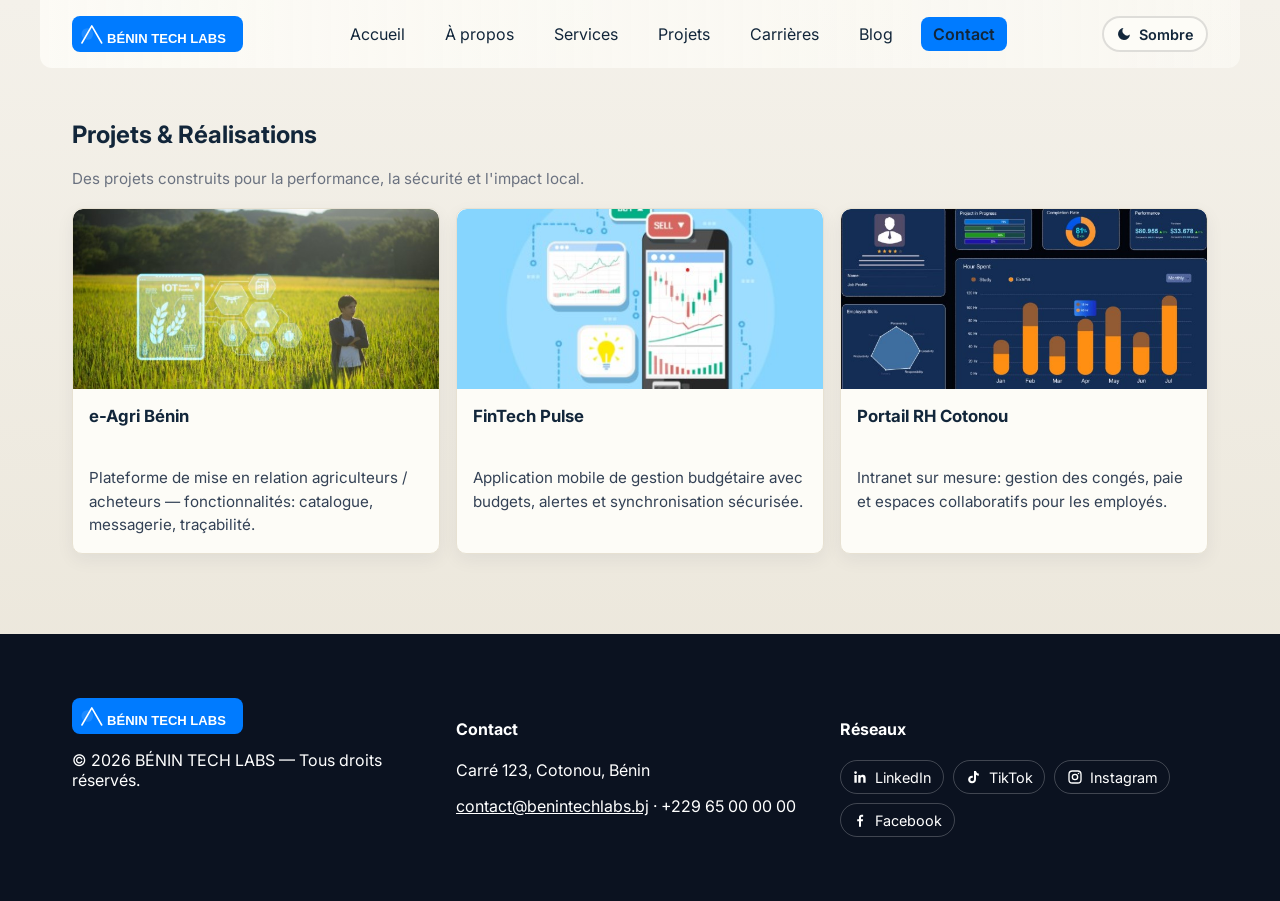
<file: projects.html>
<!doctype html>
<html lang="fr">
<head>
  <meta charset="utf-8">
  <meta name="viewport" content="width=device-width,initial-scale=1">
  <title>Projets — BÉNIN TECH LABS</title>
  <meta name="description" content="Projets et réalisations réalisés par BÉNIN TECH LABS.">
  <link rel="icon" href="assets/favicon.svg" type="image/svg+xml">
  <meta name="theme-color" content="#007bff">
  <meta property="og:title" content="Projets — BÉNIN TECH LABS">
  <meta property="og:description" content="Projets et réalisations réalisés par BÉNIN TECH LABS.">
  <meta property="og:type" content="website">
  <meta property="og:locale" content="fr_FR">
  <meta property="og:site_name" content="BÉNIN TECH LABS">
  <meta property="og:image" content="assets/images/hero-bg.jpg">
  <meta name="twitter:card" content="summary_large_image">
  <meta name="twitter:title" content="Projets — BÉNIN TECH LABS">
  <meta name="twitter:description" content="Projets et réalisations réalisés par BÉNIN TECH LABS.">
  <link rel="preconnect" href="https://fonts.googleapis.com">
  <link rel="preconnect" href="https://fonts.gstatic.com" crossorigin>
  <link href="https://fonts.googleapis.com/css2?family=Inter:wght@300;400;600;700&family=Poppins:wght@600;700&display=swap" rel="stylesheet">
  <link rel="stylesheet" href="styles.css">
  <script>
    /* Anti-flash thème sombre : posé avant le rendu, main.js prend le relais ensuite */
    (function () {
      try {
        var s = localStorage.getItem("theme");
        if (s === "light" || s === "dark") {
          document.documentElement.setAttribute("data-theme", s);
        } else if (window.matchMedia && window.matchMedia("(prefers-color-scheme: dark)").matches) {
          document.documentElement.setAttribute("data-theme", "dark");
        }
      } catch (e) {}
    })();
  </script>
</head>
<body>
  <a class="skip-link" href="#main">Aller au contenu principal</a>
  <header class="nav--wrap">
    <nav class="nav container" role="navigation" aria-label="Navigation principale">
      <a class="brand" href="index.html"><img src="assets/logo.svg" alt="Logo BÉNIN TECH LABS" class="logo"></a>
      <button
        class="nav-toggle"
        aria-label="Ouvrir le menu"
        aria-expanded="false"
      >
        <span></span>
        <span></span>
        <span></span>
      </button>
      <ul class="nav-links" role="menubar" aria-label="Menu principal">
        <li><a href="index.html">Accueil</a></li>
        <li><a href="about.html">À propos</a></li>
        <li><a href="services.html">Services</a></li>
        <li><a href="projects.html" aria-current="page">Projets</a></li>
        <li><a href="careers.html">Carrières</a></li>
        <li><a href="blog.html">Blog</a></li>
        <li><a href="contact.html" class="btn btn-primary">Contact</a></li>
      </ul>
      <button class="theme-toggle" type="button" aria-pressed="false" aria-label="Passer au thème sombre">
        <svg class="icon-moon" viewBox="0 0 24 24" fill="currentColor" aria-hidden="true"><path d="M21 12.8A9 9 0 1 1 11.2 3a7 7 0 0 0 9.8 9.8z"/></svg>
        <svg class="icon-sun" viewBox="0 0 24 24" fill="none" stroke="currentColor" stroke-width="2" aria-hidden="true"><circle cx="12" cy="12" r="4"/><path d="M12 2v2M12 20v2M4.9 4.9l1.4 1.4M17.7 17.7l1.4 1.4M2 12h2M20 12h2M4.9 19.1l1.4-1.4M17.7 6.3l1.4-1.4"/></svg>
        <span class="theme-label">Sombre</span>
      </button>
    </nav>
  </header>

  <main id="main" class="container">
    <section class="projects-hero">
      <h1>Projets & Réalisations</h1>
      <p class="kv">Des projets construits pour la performance, la sécurité et l'impact local.</p>
    </section>

    <section class="masonry" style="margin-top:1.25rem" role="list">
      <article class="project" role="listitem">
        <img loading="lazy" decoding="async" src="assets/images/project-eagri.jpg" alt="e-Agri Bénin — détail">
        <div class="project-body">
          <h3>e-Agri Bénin</h3>
          <p>Plateforme de mise en relation agriculteurs / acheteurs — fonctionnalités: catalogue, messagerie, traçabilité.</p>
        </div>
      </article>

      <article class="project" role="listitem">
        <img loading="lazy" decoding="async" src="assets/images/project-fintech.jpg" alt="FinTech Pulse — détail">
        <div class="project-body">
          <h3>FinTech Pulse</h3>
          <p>Application mobile de gestion budgétaire avec budgets, alertes et synchronisation sécurisée.</p>
        </div>
      </article>

      <article class="project" role="listitem">
        <img loading="lazy" decoding="async" src="assets/images/project-hr.jpg" alt="Portail RH Cotonou — détail">
        <div class="project-body">
          <h3>Portail RH Cotonou</h3>
          <p>Intranet sur mesure: gestion des congés, paie et espaces collaboratifs pour les employés.</p>
        </div>
      </article>
    </section>
  </main>

  <footer class="site-footer">
    <div class="container footer-grid">
      <div>
        <img src="assets/logo.svg" alt="BÉNIN TECH LABS logo small" style="height:36px">
        <p>© 2026 BÉNIN TECH LABS — Tous droits réservés.</p>
      </div>
      <div>
        <h4>Contact</h4>
        <p>Carré 123, Cotonou, Bénin</p>
        <p><a href="mailto:contact@benintechlabs.bj">contact@benintechlabs.bj</a> · +229 65 00 00 00</p>
      </div>
      <div>
        <h4>Réseaux</h4>
        <ul class="social">
            <li><a href="https://www.linkedin.com" target="_blank" rel="noopener" aria-label="LinkedIn"><svg viewBox="0 0 24 24" fill="currentColor" aria-hidden="true"><path d="M20.45 20.45h-3.55v-5.57c0-1.33-.03-3.04-1.85-3.04-1.86 0-2.14 1.45-2.14 2.94v5.67H9.35V9h3.41v1.56h.05c.47-.9 1.63-1.85 3.36-1.85 3.6 0 4.27 2.37 4.27 5.46v6.28zM5.34 7.43a2.06 2.06 0 1 1 0-4.12 2.06 2.06 0 0 1 0 4.12zM7.12 20.45H3.56V9h3.56v11.45z"/></svg>LinkedIn</a></li>
            <li><a href="https://www.tiktok.com" target="_blank" rel="noopener" aria-label="TikTok"><svg viewBox="0 0 24 24" fill="currentColor" aria-hidden="true"><path d="M16.5 3c.4 2.3 1.9 3.8 4.2 3.9v3.1c-1.6 0-3-.5-4.2-1.3v6.6c0 3.9-2.6 6.2-6 6.2-3.3 0-5.8-2.4-5.8-5.7 0-3.2 2.6-5.6 6-5.6.3 0 .7 0 1 .1v3.2c-.3-.1-.7-.2-1-.2-1.5 0-2.7 1.2-2.7 2.6 0 1.5 1.2 2.6 2.7 2.6 1.6 0 2.8-1.2 2.8-3V3h3z"/></svg>TikTok</a></li>
            <li><a href="https://www.instagram.com" target="_blank" rel="noopener" aria-label="Instagram"><svg viewBox="0 0 24 24" fill="none" stroke="currentColor" stroke-width="2" aria-hidden="true"><rect x="3" y="3" width="18" height="18" rx="5"/><circle cx="12" cy="12" r="4"/><circle cx="17.2" cy="6.8" r="1.2" fill="currentColor" stroke="none"/></svg>Instagram</a></li>
            <li><a href="https://www.facebook.com" target="_blank" rel="noopener" aria-label="Facebook"><svg viewBox="0 0 24 24" fill="currentColor" aria-hidden="true"><path d="M13.5 22v-8h2.7l.4-3.2h-3.1V8.7c0-.9.3-1.6 1.7-1.6h1.5V4.2c-.3 0-1.2-.1-2.3-.1-2.3 0-3.9 1.4-3.9 4v2.7H7.8V14h2.7v8h3z"/></svg>Facebook</a></li>
          </ul>
      </div>
    </div>
  </footer>
    <script src="main.js" defer></script>
</body>
</html>
</file>
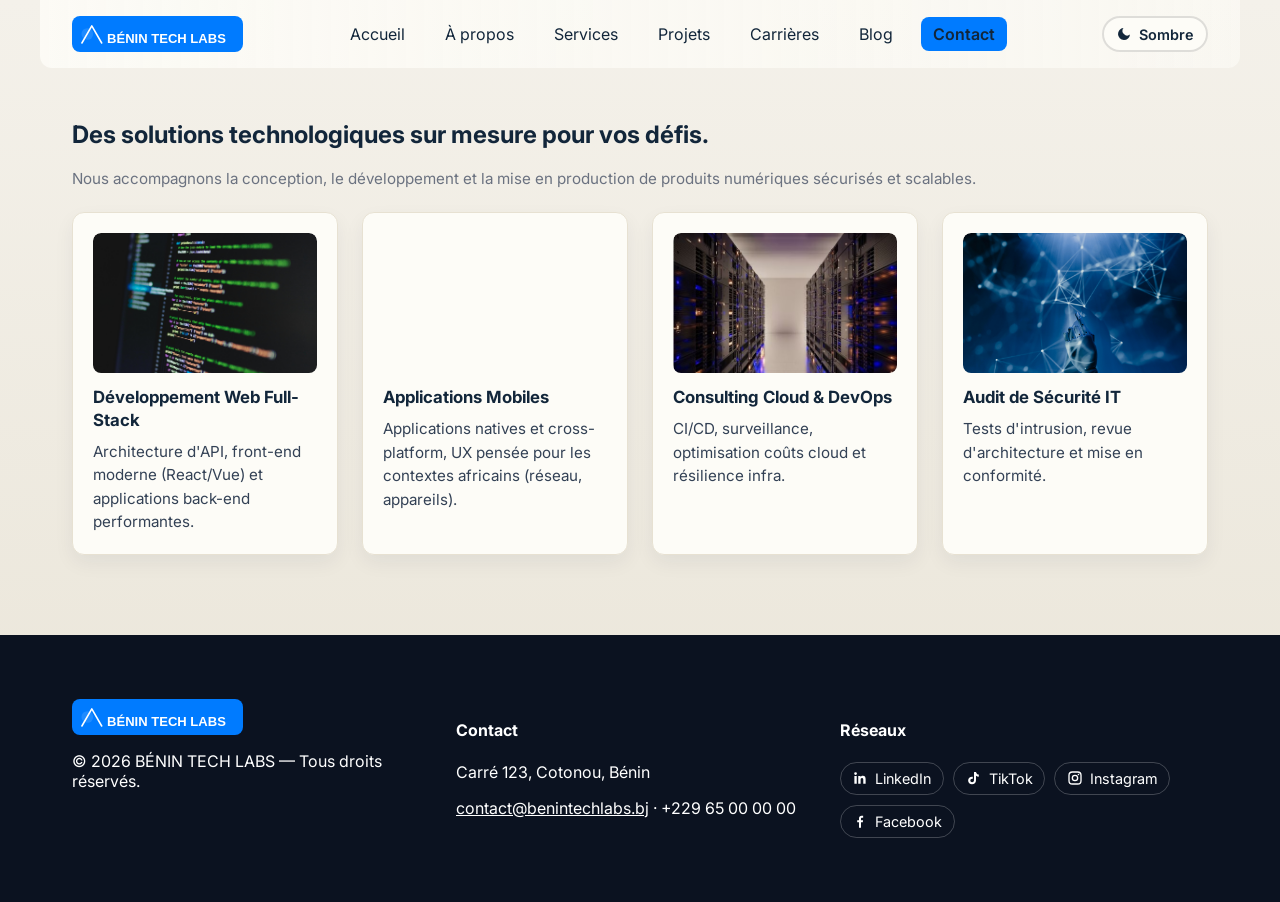
<file: services.html>
<!doctype html>
<html lang="fr">
<head>
  <meta charset="utf-8">
  <meta name="viewport" content="width=device-width,initial-scale=1">
  <title>Services — BÉNIN TECH LABS</title>
  <meta name="description" content="Des solutions technologiques sur mesure : développement web, mobile, cloud, sécurité et plus.">
  <link rel="icon" href="assets/favicon.svg" type="image/svg+xml">
  <meta name="theme-color" content="#007bff">
  <meta property="og:title" content="Services — BÉNIN TECH LABS">
  <meta property="og:description" content="Des solutions technologiques sur mesure : développement web, mobile, cloud, sécurité et plus.">
  <meta property="og:type" content="website">
  <meta property="og:locale" content="fr_FR">
  <meta property="og:site_name" content="BÉNIN TECH LABS">
  <meta property="og:image" content="assets/images/hero-bg.jpg">
  <meta name="twitter:card" content="summary_large_image">
  <meta name="twitter:title" content="Services — BÉNIN TECH LABS">
  <meta name="twitter:description" content="Des solutions technologiques sur mesure : développement web, mobile, cloud, sécurité et plus.">
  <link rel="preconnect" href="https://fonts.googleapis.com">
  <link rel="preconnect" href="https://fonts.gstatic.com" crossorigin>
  <link href="https://fonts.googleapis.com/css2?family=Inter:wght@300;400;600;700&family=Poppins:wght@600;700&display=swap" rel="stylesheet">
  <link rel="stylesheet" href="styles.css">
  <script>
    /* Anti-flash thème sombre : posé avant le rendu, main.js prend le relais ensuite */
    (function () {
      try {
        var s = localStorage.getItem("theme");
        if (s === "light" || s === "dark") {
          document.documentElement.setAttribute("data-theme", s);
        } else if (window.matchMedia && window.matchMedia("(prefers-color-scheme: dark)").matches) {
          document.documentElement.setAttribute("data-theme", "dark");
        }
      } catch (e) {}
    })();
  </script>
</head>
<body>
  <a class="skip-link" href="#main">Aller au contenu principal</a>
  <header class="nav--wrap">
    <nav class="nav container" role="navigation" aria-label="Navigation principale">
      <a class="brand" href="index.html"><img src="assets/logo.svg" alt="Logo BÉNIN TECH LABS" class="logo"></a>
      <button
        class="nav-toggle"
        aria-label="Ouvrir le menu"
        aria-expanded="false"
      >
        <span></span>
        <span></span>
        <span></span>
      </button>
      <ul class="nav-links" role="menubar" aria-label="Menu principal">
        <li><a href="index.html">Accueil</a></li>
        <li><a href="about.html">À propos</a></li>
        <li><a href="services.html" aria-current="page">Services</a></li>
        <li><a href="projects.html">Projets</a></li>
        <li><a href="careers.html">Carrières</a></li>
        <li><a href="blog.html">Blog</a></li>
        <li><a href="contact.html" class="btn btn-primary">Contact</a></li>
      </ul>
      <button class="theme-toggle" type="button" aria-pressed="false" aria-label="Passer au thème sombre">
        <svg class="icon-moon" viewBox="0 0 24 24" fill="currentColor" aria-hidden="true"><path d="M21 12.8A9 9 0 1 1 11.2 3a7 7 0 0 0 9.8 9.8z"/></svg>
        <svg class="icon-sun" viewBox="0 0 24 24" fill="none" stroke="currentColor" stroke-width="2" aria-hidden="true"><circle cx="12" cy="12" r="4"/><path d="M12 2v2M12 20v2M4.9 4.9l1.4 1.4M17.7 17.7l1.4 1.4M2 12h2M20 12h2M4.9 19.1l1.4-1.4M17.7 6.3l1.4-1.4"/></svg>
        <span class="theme-label">Sombre</span>
      </button>
    </nav>
  </header>

  <main id="main" class="container">
    <section class="services-hero">
      <h1>Des solutions technologiques sur mesure pour vos défis.</h1>
      <p class="kv">Nous accompagnons la conception, le développement et la mise en production de produits numériques sécurisés et scalables.</p>
    </section>

    <section class="service-list" style="margin-top:1.5rem">
      <div class="grid-2">
        <article class="card">
          <div class="card-media"><img src="assets/images/service-web.jpg" alt="Développement Web Full-Stack" loading="lazy" decoding="async"></div>
          <h2>Développement Web Full-Stack</h2>
          <p>Architecture d'API, front-end moderne (React/Vue) et applications back-end performantes.</p>
        </article>

        <article class="card">
          <div class="card-media"><img src="assets/images/service-mobile.jpg" alt="Applications Mobiles" loading="lazy" decoding="async"></div>
          <h2>Applications Mobiles</h2>
          <p>Applications natives et cross-platform, UX pensée pour les contextes africains (réseau, appareils).</p>
        </article>

        <article class="card">
          <div class="card-media"><img src="assets/images/service-cloud.jpg" alt="Consulting Cloud & DevOps" loading="lazy" decoding="async"></div>
          <h2>Consulting Cloud & DevOps</h2>
          <p>CI/CD, surveillance, optimisation coûts cloud et résilience infra.</p>
        </article>

        <article class="card">
          <div class="card-media"><img src="assets/images/service-security.jpg" alt="Audit de Sécurité IT" loading="lazy" decoding="async"></div>
          <h2>Audit de Sécurité IT</h2>
          <p>Tests d'intrusion, revue d'architecture et mise en conformité.</p>
        </article>
      </div>
    </section>
  </main>

  <footer class="site-footer">
    <div class="container footer-grid">
      <div>
        <img src="assets/logo.svg" alt="BÉNIN TECH LABS logo small" style="height:36px">
        <p>© 2026 BÉNIN TECH LABS — Tous droits réservés.</p>
      </div>
      <div>
        <h4>Contact</h4>
        <p>Carré 123, Cotonou, Bénin</p>
        <p><a href="mailto:contact@benintechlabs.bj">contact@benintechlabs.bj</a> · +229 65 00 00 00</p>
      </div>
      <div>
        <h4>Réseaux</h4>
        <ul class="social">
            <li><a href="https://www.linkedin.com" target="_blank" rel="noopener" aria-label="LinkedIn"><svg viewBox="0 0 24 24" fill="currentColor" aria-hidden="true"><path d="M20.45 20.45h-3.55v-5.57c0-1.33-.03-3.04-1.85-3.04-1.86 0-2.14 1.45-2.14 2.94v5.67H9.35V9h3.41v1.56h.05c.47-.9 1.63-1.85 3.36-1.85 3.6 0 4.27 2.37 4.27 5.46v6.28zM5.34 7.43a2.06 2.06 0 1 1 0-4.12 2.06 2.06 0 0 1 0 4.12zM7.12 20.45H3.56V9h3.56v11.45z"/></svg>LinkedIn</a></li>
            <li><a href="https://www.tiktok.com" target="_blank" rel="noopener" aria-label="TikTok"><svg viewBox="0 0 24 24" fill="currentColor" aria-hidden="true"><path d="M16.5 3c.4 2.3 1.9 3.8 4.2 3.9v3.1c-1.6 0-3-.5-4.2-1.3v6.6c0 3.9-2.6 6.2-6 6.2-3.3 0-5.8-2.4-5.8-5.7 0-3.2 2.6-5.6 6-5.6.3 0 .7 0 1 .1v3.2c-.3-.1-.7-.2-1-.2-1.5 0-2.7 1.2-2.7 2.6 0 1.5 1.2 2.6 2.7 2.6 1.6 0 2.8-1.2 2.8-3V3h3z"/></svg>TikTok</a></li>
            <li><a href="https://www.instagram.com" target="_blank" rel="noopener" aria-label="Instagram"><svg viewBox="0 0 24 24" fill="none" stroke="currentColor" stroke-width="2" aria-hidden="true"><rect x="3" y="3" width="18" height="18" rx="5"/><circle cx="12" cy="12" r="4"/><circle cx="17.2" cy="6.8" r="1.2" fill="currentColor" stroke="none"/></svg>Instagram</a></li>
            <li><a href="https://www.facebook.com" target="_blank" rel="noopener" aria-label="Facebook"><svg viewBox="0 0 24 24" fill="currentColor" aria-hidden="true"><path d="M13.5 22v-8h2.7l.4-3.2h-3.1V8.7c0-.9.3-1.6 1.7-1.6h1.5V4.2c-.3 0-1.2-.1-2.3-.1-2.3 0-3.9 1.4-3.9 4v2.7H7.8V14h2.7v8h3z"/></svg>Facebook</a></li>
          </ul>
      </div>
    </div>
  </footer>
    <script src="main.js" defer></script>
</body>
</html>
</file>
<file: styles.css>
/* Palette et variables — thème clair adouci (blancs cassés, moins agressifs) */
:root {
  --blue: #007bff;
  --green: #28a745;
  --bg: #0f1720;
  --card: #fdfcf7;
  --surface-2: #f1ede3;
  --muted: #6b7280;
  --max-width: 1200px;
  --radius: 12px;
  --year: 2025;
}

/* Reset et base */
* {
  box-sizing: border-box;
}
html,
body {
  height: 100%;
}
body {
  font-family: Inter, system-ui, Arial, sans-serif;
  margin: 0;
  color: #12263a;
  background: linear-gradient(180deg, #f4f1ea 0%, #e9e4d7 100%);
  -webkit-font-smoothing: antialiased;
  -moz-osx-font-smoothing: grayscale;
}
.container {
  max-width: var(--max-width);
  margin: 0 auto;
  padding: 2rem;
}
a {
  color: inherit;
}
img {
  max-width: 100%;
  display: block;
  height: auto;
  border-radius: 8px;
}

/* Navigation */
.nav--wrap {
  position: sticky;
  top: 0;
  z-index: 40;
}
.nav {
  display: flex;
  align-items: center;
  justify-content: space-between;
  gap: 1rem;
  flex-wrap: wrap;
  padding: 1rem 2rem;
  background: linear-gradient(
    90deg,
    rgba(253, 252, 247, 0.85),
    rgba(253, 252, 247, 0.6)
  );
  border-radius: 0 0 12px 12px;
}
.brand {
  display: flex;
  align-items: center;
  gap: 0.75rem;
  flex-shrink: 0;
}
.logo {
  height: 36px;
  width: auto;
  max-width: 190px;
  border-radius: 8px;
}
.site-footer img {
  height: 36px;
  width: auto;
  max-width: 190px;
}
.nav-links {
  list-style: none;
  display: flex;
  gap: 1rem;
  align-items: center;
  margin: 0;
  padding: 0;
}
.nav-links a {
  text-decoration: none;
  color: inherit;
  padding: 0.45rem 0.75rem;
  border-radius: 8px;
}
.nav-links a:hover {
  background: rgba(0, 123, 255, 0.06);
}
/* (bouton hamburger défini plus bas, affiché uniquement en mobile) */

/* Buttons — charte : bleu #007bff, vert #28a745 */
.btn {
  display: inline-block;
  padding: 0.6rem 1rem;
  border-radius: 8px;
  text-decoration: none;
  font-weight: 600;
  transition:
    transform 0.2s ease,
    box-shadow 0.2s ease,
    background-color 0.2s ease,
    border-color 0.2s ease,
    color 0.2s ease;
}
.btn-primary {
  background: var(--blue);
  color: white;
}
.btn-primary:hover {
  background: #0056d6;
  transform: translateY(-2px);
  box-shadow: 0 8px 20px rgba(0, 123, 255, 0.35);
}
.btn-cta {
  background: linear-gradient(90deg, var(--blue), #0056d6);
  color: #fff;
  padding: 0.9rem 1.25rem;
  border-radius: 14px;
  font-weight: 600;
}
.btn-cta:hover {
  background: linear-gradient(90deg, #0056d6, var(--green));
  transform: translateY(-2px);
  box-shadow: 0 10px 24px rgba(0, 123, 255, 0.35);
}
.btn-outline {
  border: 2px solid rgba(0, 0, 0, 0.12);
  padding: 0.5rem 0.9rem;
  background: transparent;
}
.btn-outline:hover {
  border-color: var(--blue);
  color: var(--blue);
  background: rgba(0, 123, 255, 0.08);
  transform: translateY(-2px);
  box-shadow: 0 6px 16px rgba(0, 123, 255, 0.18);
}
.btn:active {
  transform: translateY(0);
  box-shadow: none;
}
.read-more {
  color: var(--blue);
  font-weight: 600;
  text-decoration: none;
  transition: color 0.2s ease;
}
.read-more:hover {
  color: var(--green);
  text-decoration: underline;
}

/* HERO (image de fond configurable) */
.hero {
  display: grid;
  grid-template-columns: 1fr 1fr;
  gap: 2rem;
  align-items: center;
  padding: 4rem 2rem;
  border-radius: 16px;
  margin: 2rem;
  background-size: cover;
  background-position: center;
  position: relative;
  color: #071029;
  overflow: hidden;
}
/* overlay léger pour lisibilité */
.hero::after {
  content: "";
  position: absolute;
  inset: 0;
  background: linear-gradient(
    180deg,
    rgba(244, 241, 234, 0.72),
    rgba(244, 241, 234, 0.5)
  );
  pointer-events: none;
  border-radius: 16px;
}
.hero-content {
  position: relative;
  z-index: 2;
}
.hero h1 {
  font-family: Poppins, sans-serif;
  font-size: 2.2rem;
  margin: 0 0 1rem;
}
.hero .lead {
  color: var(--muted);
  max-width: 56ch;
  margin-bottom: 1.25rem;
}

/* Services cards */
.section-header {
  text-align: left;
  margin-bottom: 1rem;
}
.cards {
  display: grid;
  grid-template-columns: repeat(auto-fit, minmax(220px, 1fr));
  gap: 1rem;
}
.card {
  background: var(--card);
  border: 1px solid #e7e1d2;
  border-radius: 12px;
  padding: 1.25rem;
  box-shadow: 0 8px 20px rgba(12, 35, 64, 0.06);
  transition:
    transform 0.2s ease,
    box-shadow 0.2s ease,
    border-color 0.2s ease,
    background-color 0.2s ease;
}
/* Survol identique aux boutons : teinte de fond + léger soulèvement */
.card:hover,
.project:hover,
.post:hover,
.job:hover {
  transform: translateY(-2px);
  background-color: rgba(0, 123, 255, 0.07);
  border-color: rgba(0, 123, 255, 0.45);
  box-shadow: 0 8px 20px rgba(0, 123, 255, 0.18);
}
.card .card-media {
  height: 140px;
  margin-bottom: 0.85rem;
  overflow: hidden;
  border-radius: 8px;
}

/* Grille projets uniforme : toutes les cartes ont la même hauteur par rangée */
.masonry {
  display: grid;
  grid-template-columns: repeat(3, 1fr);
  gap: 1rem;
  align-items: stretch;
}
.project {
  display: flex;
  flex-direction: column;
  height: 100%;
  margin: 0;
  background: var(--card);
  border: 1px solid #e7e1d2;
  border-radius: 10px;
  overflow: hidden;
  box-shadow: 0 6px 18px rgba(12, 35, 64, 0.06);
  transition:
    transform 0.2s ease,
    box-shadow 0.2s ease,
    border-color 0.2s ease,
    background-color 0.2s ease;
}
.project-body {
  padding: 1rem;
  display: flex;
  flex-direction: column;
  flex: 1;
  gap: 0.5rem;
}
.project-body h3 {
  margin: 0;
  min-height: 2.7em;
  line-height: 1.35;
  display: -webkit-box;
  -webkit-line-clamp: 2;
  -webkit-box-orient: vertical;
  line-clamp: 2;
  overflow: hidden;
}
.project-body p {
  margin: 0;
  flex: 1;
  display: -webkit-box;
  -webkit-line-clamp: 4;
  -webkit-box-orient: vertical;
  line-clamp: 4;
  overflow: hidden;
}

/* CTA & footer */
.cta-card {
  background: linear-gradient(
    90deg,
    rgba(0, 123, 255, 0.08),
    rgba(40, 167, 69, 0.04)
  );
  padding: 2rem;
  border-radius: 12px;
  text-align: center;
}
.footer-grid {
  display: grid;
  grid-template-columns: 1fr 1fr 1fr;
  gap: 1rem;
  align-items: start;
}
.site-footer {
  background: #0b1220;
  color: #fff;
  padding: 2rem;
  margin-top: 3rem;
}
.site-footer a {
  color: inherit;
}
.social {
  list-style: none;
  padding: 0;
  margin: 0;
  display: flex;
  gap: 0.6rem;
  flex-wrap: wrap;
}
.social a {
  display: inline-flex;
  align-items: center;
  gap: 0.45rem;
  padding: 0.45rem 0.7rem;
  border-radius: 999px;
  border: 1px solid rgba(255, 255, 255, 0.22);
  text-decoration: none;
  font-size: 0.9rem;
  transition:
    background-color 0.2s ease,
    border-color 0.2s ease,
    transform 0.2s ease;
}
.social a svg {
  width: 16px;
  height: 16px;
  flex-shrink: 0;
}
.social a:hover {
  background: var(--blue);
  border-color: var(--blue);
  color: #fff;
  transform: translateY(-2px);
}

/* Bouton thème clair/sombre */
.theme-toggle {
  display: inline-flex;
  align-items: center;
  gap: 0.45rem;
  padding: 0.45rem 0.75rem;
  border-radius: 999px;
  border: 2px solid rgba(0, 0, 0, 0.12);
  background: var(--card);
  color: inherit;
  cursor: pointer;
  font: inherit;
  font-size: 0.9rem;
  font-weight: 600;
  transition:
    transform 0.2s ease,
    border-color 0.2s ease,
    background-color 0.2s ease;
}
.theme-toggle:hover {
  border-color: var(--blue);
  color: var(--blue);
  transform: translateY(-2px);
  box-shadow: 0 6px 16px rgba(0, 123, 255, 0.18);
}
.theme-toggle svg {
  width: 16px;
  height: 16px;
}
.theme-toggle .icon-moon {
  display: inline;
}
.theme-toggle .icon-sun {
  display: none;
}
[data-theme="dark"] .theme-toggle .icon-moon {
  display: none;
}
[data-theme="dark"] .theme-toggle .icon-sun {
  display: inline;
}

/* Thème sombre */
[data-theme="dark"] {
  --muted: #9ca3af;
  color-scheme: dark;
}
[data-theme="dark"] body {
  color: #e5e7eb;
  background: linear-gradient(180deg, #0b1220 0%, #111c30 100%);
}
[data-theme="dark"] .nav {
  background: linear-gradient(90deg, rgba(17, 28, 48, 0.9), rgba(17, 28, 48, 0.7));
}
[data-theme="dark"] .nav-links a:hover {
  background: rgba(0, 123, 255, 0.18);
}
[data-theme="dark"] .card,
[data-theme="dark"] .project,
[data-theme="dark"] .contact-form {
  background: #16233a;
  border-color: #2a3b55;
  box-shadow: 0 8px 24px rgba(0, 0, 0, 0.35);
}
[data-theme="dark"] .card p,
[data-theme="dark"] .project p,
[data-theme="dark"] .post p,
[data-theme="dark"] .job p {
  color: #cbd5e1;
}
[data-theme="dark"] .hero::after {
  background: linear-gradient(180deg, rgba(11, 18, 32, 0.55), rgba(11, 18, 32, 0.35));
}
[data-theme="dark"] .hero {
  color: #f8fafc;
}
[data-theme="dark"] .hero .lead {
  color: #cbd5e1;
}
[data-theme="dark"] .cta-card {
  background: linear-gradient(90deg, rgba(0, 123, 255, 0.18), rgba(40, 167, 69, 0.12));
}
[data-theme="dark"] .contact-aside {
  background: linear-gradient(180deg, #16233a, #111c30);
  border-color: #2a3b55;
}
[data-theme="dark"] input,
[data-theme="dark"] textarea {
  background: #0f1a2e;
  border-color: #2a3b55;
  color: #e5e7eb;
}
[data-theme="dark"] .btn-outline {
  border-color: rgba(255, 255, 255, 0.25);
  color: #e5e7eb;
}
[data-theme="dark"] .btn-outline:hover {
  border-color: var(--blue);
  color: #7fb5ff;
  background: rgba(0, 123, 255, 0.15);
}
[data-theme="dark"] .card:hover,
[data-theme="dark"] .project:hover,
[data-theme="dark"] .post:hover,
[data-theme="dark"] .job:hover {
  background-color: rgba(0, 123, 255, 0.14);
  border-color: rgba(0, 123, 255, 0.6);
  box-shadow: 0 8px 20px rgba(0, 0, 0, 0.45);
}
[data-theme="dark"] .theme-toggle {
  background: #16233a;
  border-color: rgba(255, 255, 255, 0.25);
  color: #e5e7eb;
}

/* Forms */
.contact-form {
  display: flex;
  flex-direction: column;
  gap: 0.9rem;
  background: var(--card);
  border: 1px solid #e7e1d2;
  padding: 1.25rem;
  border-radius: 12px;
  box-shadow: 0 8px 24px rgba(12, 35, 64, 0.06);
}
.contact-grid {
  margin-top: 1rem;
}
.field {
  display: flex;
  flex-direction: column;
  gap: 0.35rem;
}
.required-star {
  color: #c2255c;
  font-weight: 700;
}
.field-error {
  margin: 0;
  font-size: 0.85rem;
  color: #b42318;
}
.field-error[hidden] {
  display: none;
}
.form-status {
  margin: 0;
  padding: 0.7rem 0.9rem;
  border-radius: 8px;
  font-size: 0.92rem;
}
.form-status[hidden] {
  display: none;
}
.form-status[data-variant="success"] {
  background: rgba(40, 167, 69, 0.12);
  border: 1px solid rgba(40, 167, 69, 0.5);
}
.form-status[data-variant="error"] {
  background: rgba(180, 35, 24, 0.08);
  border: 1px solid rgba(180, 35, 24, 0.45);
}
[data-theme="dark"] .form-status[data-variant="success"] {
  background: rgba(40, 167, 69, 0.18);
}
[data-theme="dark"] .form-status[data-variant="error"] {
  background: rgba(180, 35, 24, 0.2);
}
/* Honeypot anti-spam : invisible humain, rempli par les bots */
.hp {
  position: absolute;
  left: -9999px;
  top: auto;
  width: 1px;
  height: 1px;
  overflow: hidden;
}
.checkbox-row {
  display: flex;
  align-items: flex-start;
  gap: 0.6rem;
}
.checkbox-row input[type="checkbox"] {
  width: 1.1rem;
  height: 1.1rem;
  margin-top: 0.15rem;
  flex-shrink: 0;
}
input[aria-invalid="true"],
textarea[aria-invalid="true"] {
  border-color: #b42318;
}
.contact-grid {
  display: grid;
  grid-template-columns: 1fr 320px;
  gap: 1.5rem;
}
.contact-aside {
  background: linear-gradient(180deg, var(--card), var(--surface-2));
  border: 1px solid #e7e1d2;
  padding: 1rem;
  border-radius: 12px;
}
input,
textarea {
  padding: 0.6rem;
  border: 1px solid #ddd5c2;
  background: var(--card);
  border-radius: 8px;
  font-size: 0.95rem;
}
input:focus,
textarea:focus {
  outline: 3px solid rgba(0, 123, 255, 0.12);
}
.checkbox {
  display: flex;
  align-items: center;
  gap: 0.5rem;
}

/* Small screens */
@media (max-width: 992px) {
  .hero {
    grid-template-columns: 1fr;
  }
  .masonry {
    grid-template-columns: repeat(2, 1fr);
  }
  .contact-grid {
    grid-template-columns: 1fr;
  }
}
@media (max-width: 600px) {
  .nav {
    padding: 0.8rem 1rem;
  }
  .nav-links {
    flex-direction: column;
    gap: 0.25rem;
  }
  .masonry {
    grid-template-columns: 1fr;
  }
  .container {
    padding: 1rem;
  }
}

/* Animations CSS-only */
@keyframes gradientShift {
  0% {
    background-position: 0% 50%;
  }
  50% {
    background-position: 100% 50%;
  }
  100% {
    background-position: 0% 50%;
  }
}
/* Animation de fond : réservée aux héros sans image (évite de casser background-size:cover) */
.hero--animated {
  background-size: 200% 200%;
  animation: gradientShift 12s ease infinite;
}

/* Entrée simple */
.card,
.project,
.post,
.cta-card {
  opacity: 0;
  transform: translateY(10px);
  animation: enter 0.6s ease forwards;
}
.card {
  animation-delay: 0.08s;
}
.card:nth-child(2) {
  animation-delay: 0.12s;
}
.card:nth-child(3) {
  animation-delay: 0.16s;
}
.project {
  animation-delay: 0.12s;
}
.nav-toggle {
  display: none;
  flex-direction: column;
  gap: 5px;
  background: none;
  border: none;
  cursor: pointer;
  padding: 4px;
}
.nav-toggle span {
  display: block;
  width: 25px;
  height: 3px;
  background-color: currentColor;
  border-radius: 3px;
  transition:
    transform 0.3s ease,
    opacity 0.3s ease;
}
@media (max-width: 768px) {
  .nav-toggle {
    display: flex;
  }

  .nav-links {
    display: none;
    flex-direction: column;
    width: 100%;
    padding: 1rem 0;
  }

  .nav-links.nav-open {
    display: flex;
  }
}
@keyframes enter {
  to {
    opacity: 1;
    transform: none;
  }
}

/* helper */
.kv {
  color: var(--muted);
  font-size: 0.95rem;
}

/* === Cohérence visuelle des cartes (correction responsive) === */
.card,
.project,
.post,
.job {
  display: flex;
  flex-direction: column;
  height: 100%;
}
.card h3,
.card h2,
.project h3,
.post h3,
.job h3 {
  margin: 0 0 0.5rem;
  font-size: 1.05rem;
  line-height: 1.35;
}
.card p,
.project p,
.post p,
.job p {
  margin: 0;
  color: #334155;
  font-size: 0.95rem;
  line-height: 1.55;
}
.card-media,
.project > img,
.post > img {
  display: block;
  width: 100%;
}
.card-media {
  height: 160px;
  margin-bottom: 0.85rem;
  overflow: hidden;
  border-radius: 8px;
}
.card-media img,
.project > img,
.post > img,
.job img {
  width: 100%;
  height: 100%;
  object-fit: cover;
  border-radius: 8px;
}
.card-media img {
  height: 160px;
}
.project > img {
  height: 180px;
  border-radius: 10px 10px 0 0;
}
.post > img {
  height: 180px;
  margin-bottom: 0.85rem;
}
.post h3 {
  min-height: 2.8em;
  display: -webkit-box;
  -webkit-line-clamp: 2;
  -webkit-box-orient: vertical;
  line-clamp: 2;
  overflow: hidden;
}
.post p {
  flex: 1;
}
.post .btn {
  margin-top: auto;
  align-self: flex-start;
}
/* Grilles unifiées */
.posts-grid,
.service-list .grid-2,
.cards {
  align-items: stretch;
}
.grid-2 {
  display: grid;
  grid-template-columns: repeat(auto-fit, minmax(260px, 1fr));
  gap: 1.5rem;
}
.job-card {
  display: grid;
  grid-template-columns: 120px 1fr auto;
  gap: 1rem;
  align-items: center;
}
.job-card img {
  width: 120px;
  height: 80px;
  object-fit: cover;
  border-radius: 8px;
}
.team-card img {
  width: 100%;
  height: 160px;
  object-fit: cover;
  border-radius: 8px;
  margin-bottom: 0.75rem;
}
.about-grid,
.posts-grid {
  display: grid;
  gap: 1rem;
}
.about-grid {
  grid-template-columns: 1fr 1fr;
}
.posts-grid {
  grid-template-columns: 1fr 1fr;
  margin-top: 1rem;
}

/* Accessibilité */
a:focus-visible,
button:focus-visible,
input:focus-visible,
textarea:focus-visible {
  outline: 3px solid rgba(0, 123, 255, 0.5);
  outline-offset: 2px;
}
.skip-link {
  position: absolute;
  left: -9999px;
  top: 0;
  background: var(--card);
  padding: 0.6rem 1rem;
  z-index: 100;
  border-radius: 0 0 8px 0;
}
.skip-link:focus {
  left: 0;
}

@media (max-width: 768px) {
  .about-grid,
  .posts-grid {
    grid-template-columns: 1fr;
  }
  .job-card {
    grid-template-columns: 80px 1fr;
  }
  .job-card .job-cta {
    grid-column: 2;
    justify-self: start;
  }
}

@media (prefers-reduced-motion: reduce) {
  .card,
  .project,
  .post,
  .cta-card,
  .hero--animated {
    animation: none;
    opacity: 1;
    transform: none;
  }
}
</file>
